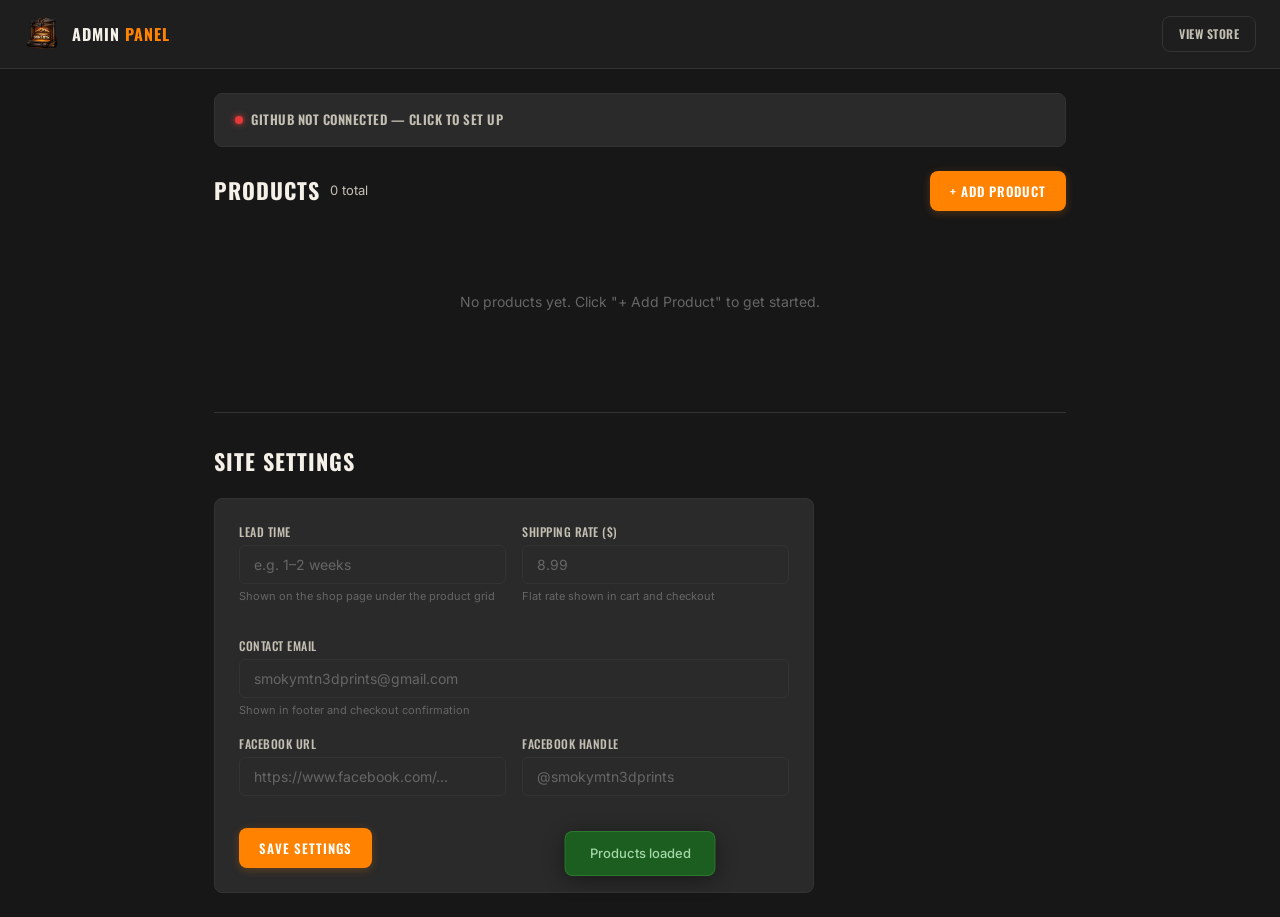
<file: admin.html>
<!DOCTYPE html>
<html lang="en">
<head>
  <meta charset="UTF-8">
  <meta name="viewport" content="width=device-width, initial-scale=1.0">
  <title>Admin — Smoky Mtn 3D Prints</title>
  <link rel="icon" href="logo.png" type="image/png">
  <link href="https://fonts.googleapis.com/css2?family=Oswald:wght@400;500;600;700&family=Inter:wght@300;400;500;600&display=swap" rel="stylesheet">
  <style>
:root {
  --bg: #171717;
  --bg-alt: #1e1e1e;
  --surface: #2a2a2a;
  --surface-lt: #333;
  --cream: #f5f1e8;
  --cream-dim: #c4bfb3;
  --brown: #6b4f3a;
  --orange: #ff8200;
  --orange-dk: #d96e00;
  --muted: #666;
  --border: #333;
  --border-lt: #444;
  --green: #43a047;
  --red: #e53935;
  --radius: 8px;
  --font-head: 'Oswald', sans-serif;
  --font-body: 'Inter', sans-serif;
  --transition: .25s cubic-bezier(.4,0,.2,1);
}
*, *::before, *::after { box-sizing: border-box; margin: 0; padding: 0; }
body { background: var(--bg); color: var(--cream); font-family: var(--font-body); font-size: 14px; line-height: 1.5; min-height: 100vh; }
img { display: block; max-width: 100%; }
button { cursor: pointer; font-family: inherit; }
a { text-decoration: none; color: inherit; }

/* ── NAV ── */
.admin-nav { background: var(--bg-alt); border-bottom: 1px solid var(--border); padding: 16px 24px; display: flex; align-items: center; justify-content: space-between; position: sticky; top: 0; z-index: 50; }
.admin-nav-left { display: flex; align-items: center; gap: 12px; }
.admin-nav img { width: 36px; height: 36px; border-radius: 6px; }
.admin-nav h1 { font-family: var(--font-head); font-size: 16px; font-weight: 700; letter-spacing: 1px; text-transform: uppercase; }
.admin-nav h1 span { color: var(--orange); }
.admin-nav-right { display: flex; gap: 10px; }
.nav-btn { font-family: var(--font-head); font-size: 12px; font-weight: 600; letter-spacing: .5px; text-transform: uppercase; padding: 8px 16px; border-radius: var(--radius); border: 1px solid var(--border); background: transparent; color: var(--cream-dim); transition: all var(--transition); }
.nav-btn:hover { border-color: var(--orange); color: var(--orange); }

/* ── LAYOUT ── */
.container { max-width: 900px; margin: 0 auto; padding: 24px; }

/* ── SETUP ── */
.setup-bar { background: var(--surface); border: 1px solid var(--border); border-radius: var(--radius); padding: 16px 20px; margin-bottom: 24px; }
.setup-bar summary { font-family: var(--font-head); font-size: 13px; font-weight: 600; letter-spacing: .5px; text-transform: uppercase; color: var(--cream-dim); cursor: pointer; display: flex; align-items: center; gap: 8px; list-style: none; }
.setup-bar summary::-webkit-details-marker { display: none; }
.setup-dot { width: 8px; height: 8px; border-radius: 50%; flex-shrink: 0; }
.setup-dot.on { background: var(--green); box-shadow: 0 0 6px var(--green); }
.setup-dot.off { background: var(--red); box-shadow: 0 0 6px var(--red); }
.setup-content { margin-top: 16px; display: flex; gap: 10px; flex-wrap: wrap; align-items: flex-end; }
.setup-content label { font-size: 11px; color: var(--cream-dim); text-transform: uppercase; letter-spacing: .5px; display: block; margin-bottom: 4px; }
.setup-content input { background: var(--bg); border: 1px solid var(--border); border-radius: 6px; color: var(--cream); padding: 10px 14px; font-size: 13px; width: 100%; outline: none; }
.setup-content input:focus { border-color: var(--orange); }
.setup-field { flex: 1; min-width: 200px; }

/* ── TOOLBAR ── */
.toolbar { display: flex; justify-content: space-between; align-items: center; margin-bottom: 20px; flex-wrap: wrap; gap: 12px; }
.toolbar-left { display: flex; gap: 10px; align-items: center; }
.toolbar h2 { font-family: var(--font-head); font-size: 22px; font-weight: 700; text-transform: uppercase; letter-spacing: 1px; }
.product-count { font-size: 13px; color: var(--cream-dim); }

/* ── BUTTONS ── */
.btn { font-family: var(--font-head); font-size: 13px; font-weight: 600; letter-spacing: 1px; text-transform: uppercase; padding: 10px 20px; border-radius: var(--radius); border: none; transition: all var(--transition); }
.btn-orange { background: var(--orange); color: #fff; box-shadow: 0 2px 8px rgba(255,130,0,.25); }
.btn-orange:hover { background: var(--orange-dk); box-shadow: 0 4px 15px rgba(255,130,0,.35); }
.btn-outline { background: transparent; border: 1px solid var(--border); color: var(--cream-dim); }
.btn-outline:hover { border-color: var(--orange); color: var(--orange); }
.btn-red { background: rgba(229,57,53,.1); border: 1px solid rgba(229,57,53,.3); color: #ef5350; }
.btn-red:hover { background: rgba(229,57,53,.2); }
.btn-green { background: rgba(67,160,71,.1); border: 1px solid rgba(67,160,71,.3); color: #66bb6a; }
.btn-green:hover { background: rgba(67,160,71,.2); }
.btn-sm { padding: 6px 12px; font-size: 11px; }
.btn:disabled { opacity: .4; cursor: not-allowed; }

/* ── PRODUCT LIST ── */
.product-list { display: flex; flex-direction: column; gap: 12px; }
.product-row { background: var(--surface); border: 1px solid var(--border); border-radius: var(--radius); padding: 16px; display: flex; align-items: center; gap: 16px; transition: border-color var(--transition); }
.product-row:hover { border-color: var(--border-lt); }
.product-row-img { width: 64px; height: 64px; border-radius: 6px; object-fit: cover; background: #111; flex-shrink: 0; border: 1px solid var(--border); }
.product-row-no-img { width: 64px; height: 64px; border-radius: 6px; background: #111; display: flex; align-items: center; justify-content: center; font-size: 24px; opacity: .15; flex-shrink: 0; border: 1px solid var(--border); }
.product-row-info { flex: 1; min-width: 0; }
.product-row-name { font-family: var(--font-head); font-size: 15px; font-weight: 600; text-transform: uppercase; letter-spacing: .5px; color: var(--cream); margin-bottom: 2px; }
.product-row-meta { font-size: 12px; color: var(--cream-dim); }
.product-row-price { font-family: var(--font-head); font-size: 20px; font-weight: 700; color: var(--orange); flex-shrink: 0; min-width: 60px; text-align: right; }
.product-row-stock { display: flex; align-items: center; gap: 6px; flex-shrink: 0; }
.stock-btn { width: 28px; height: 28px; background: var(--bg); border: 1px solid var(--border); border-radius: 4px; color: var(--cream); font-size: 16px; display: flex; align-items: center; justify-content: center; transition: all var(--transition); }
.stock-btn:hover { border-color: var(--orange); color: var(--orange); }
.stock-val { font-family: var(--font-head); font-size: 14px; font-weight: 600; min-width: 24px; text-align: center; }
.product-row-actions { display: flex; gap: 6px; flex-shrink: 0; }

/* ── MODAL ── */
.modal-overlay { display: none; position: fixed; inset: 0; z-index: 100; align-items: center; justify-content: center; padding: 16px; }
.modal-overlay.open { display: flex; }
.modal-bg { position: absolute; inset: 0; background: rgba(0,0,0,.7); backdrop-filter: blur(6px); }
.modal-box { position: relative; background: var(--bg-alt); border: 1px solid var(--border-lt); border-radius: 12px; width: min(600px, 95vw); max-height: 90vh; overflow-y: auto; box-shadow: 0 20px 60px rgba(0,0,0,.5); z-index: 1; }
.modal-header { display: flex; align-items: center; justify-content: space-between; padding: 20px 24px; border-bottom: 1px solid var(--border); }
.modal-header h3 { font-family: var(--font-head); font-size: 18px; font-weight: 700; text-transform: uppercase; letter-spacing: 1px; }
.modal-close { background: transparent; border: 1px solid var(--border); border-radius: 50%; width: 32px; height: 32px; color: var(--cream-dim); font-size: 18px; display: flex; align-items: center; justify-content: center; transition: all var(--transition); }
.modal-close:hover { background: var(--surface); color: var(--cream); }
.modal-body { padding: 24px; }
.modal-footer { padding: 16px 24px; border-top: 1px solid var(--border); display: flex; justify-content: space-between; gap: 10px; }
.modal-footer-right { display: flex; gap: 8px; }

/* ── FORM ── */
.form-row { display: grid; grid-template-columns: 1fr 1fr; gap: 16px; margin-bottom: 16px; }
.form-group { margin-bottom: 16px; }
.form-group label { display: block; font-family: var(--font-head); font-size: 12px; font-weight: 500; letter-spacing: .5px; text-transform: uppercase; color: var(--cream-dim); margin-bottom: 4px; }
.form-group input, .form-group textarea, .form-group select { width: 100%; background: var(--surface); border: 1px solid var(--border); border-radius: 6px; color: var(--cream); font-family: var(--font-body); font-size: 14px; padding: 10px 14px; outline: none; transition: border-color var(--transition); }
.form-group input:focus, .form-group textarea:focus, .form-group select:focus { border-color: var(--orange); }
.form-group select option { background: var(--surface); }
.form-group textarea { resize: vertical; min-height: 60px; }
.form-group input::placeholder, .form-group textarea::placeholder { color: var(--muted); }
.form-hint { font-size: 11px; color: var(--muted); margin-top: 3px; }

.img-preview { max-width: 100%; max-height: 160px; border-radius: 6px; border: 1px solid var(--border); margin-top: 8px; object-fit: contain; background: #111; }
.price-preview { background: rgba(255,130,0,.06); border: 1px solid rgba(255,130,0,.2); border-radius: var(--radius); padding: 14px; text-align: center; margin-bottom: 16px; }
.price-preview-label { font-size: 11px; color: var(--cream-dim); text-transform: uppercase; letter-spacing: 1px; margin-bottom: 4px; }
.price-preview-val { font-family: var(--font-head); font-size: 32px; font-weight: 700; color: var(--orange); }
.price-preview-basis { font-size: 11px; color: var(--muted); margin-top: 4px; }

/* ── STATUS TOAST ── */
.toast { position: fixed; bottom: 24px; left: 50%; transform: translateX(-50%); padding: 12px 24px; border-radius: var(--radius); font-size: 13px; font-weight: 500; z-index: 200; box-shadow: 0 4px 20px rgba(0,0,0,.4); transition: opacity .3s, transform .3s; }
.toast.ok { background: #1b5e20; color: #a5d6a7; border: 1px solid rgba(67,160,71,.4); }
.toast.err { background: #b71c1c; color: #ef9a9a; border: 1px solid rgba(229,57,53,.4); }
.toast.info { background: #1a237e; color: #90caf9; border: 1px solid rgba(66,165,245,.4); }
.toast.hidden { opacity: 0; transform: translateX(-50%) translateY(10px); pointer-events: none; }

/* ── EMPTY ── */
.empty-state { text-align: center; padding: 60px 20px; color: var(--muted); }
.empty-state p { font-size: 14px; }

/* ── RESPONSIVE ── */
@media (max-width: 640px) {
  .container { padding: 16px; }
  .product-row {
    display: grid;
    grid-template-columns: 56px 1fr auto;
    grid-template-rows: auto auto;
    gap: 8px 12px;
    padding: 14px;
  }
  .product-row-img, .product-row-no-img {
    width: 56px; height: 56px;
    grid-row: 1;
    grid-column: 1;
  }
  .product-row-info {
    grid-row: 1;
    grid-column: 2 / -1;
  }
  .product-row-meta {
    display: -webkit-box;
    -webkit-line-clamp: 1;
    -webkit-box-orient: vertical;
    overflow: hidden;
  }
  .product-row-price {
    grid-row: 2;
    grid-column: 1;
    text-align: left;
    font-size: 18px;
    align-self: center;
  }
  .product-row-stock {
    grid-row: 2;
    grid-column: 2;
    justify-self: start;
    align-self: center;
  }
  .product-row-actions {
    grid-row: 2;
    grid-column: 3;
    align-self: center;
  }
  .form-row { grid-template-columns: 1fr; }
  .toolbar { flex-direction: column; align-items: stretch; }
  .admin-nav { flex-wrap: wrap; gap: 8px; }
}
  </style>
</head>
<body>

<nav class="admin-nav">
  <div class="admin-nav-left">
    <img src="logo.png" alt="Logo">
    <h1>Admin <span>Panel</span></h1>
  </div>
  <div class="admin-nav-right">
    <a href="index.html" class="nav-btn">View Store</a>
  </div>
</nav>

<div class="container">

  <!-- Setup -->
  <details class="setup-bar" id="setup-bar">
    <summary>
      <span class="setup-dot off" id="setup-dot"></span>
      <span id="setup-label">GitHub not connected</span>
    </summary>
    <div class="setup-content">
      <div class="setup-field">
        <label>GitHub Personal Access Token</label>
        <input id="s-token" type="password" placeholder="ghp_xxxxxxxxxxxx or github_pat_xxx">
      </div>
      <button class="btn btn-orange btn-sm" onclick="saveSetup()">Save</button>
    </div>
  </details>

  <!-- Toolbar -->
  <div class="toolbar">
    <div class="toolbar-left">
      <h2>Products</h2>
      <span class="product-count" id="product-count"></span>
    </div>
    <div>
      <button class="btn btn-orange" onclick="openAddModal()">+ Add Product</button>
    </div>
  </div>

  <!-- Product list -->
  <div class="product-list" id="product-list"></div>

  <!-- Site Settings -->
  <div style="margin-top:40px; border-top:1px solid var(--border); padding-top:32px;">
    <div class="toolbar" style="margin-bottom:20px">
      <h2 class="toolbar-left" style="font-family:var(--font-head);font-size:22px;font-weight:700;text-transform:uppercase;letter-spacing:1px">Site Settings</h2>
    </div>
    <div style="background:var(--surface);border:1px solid var(--border);border-radius:var(--radius);padding:24px;max-width:600px">
      <div class="form-row">
        <div class="form-group">
          <label>Lead Time</label>
          <input id="st-lead-time" type="text" placeholder="e.g. 1–2 weeks">
          <span class="form-hint">Shown on the shop page under the product grid</span>
        </div>
        <div class="form-group">
          <label>Shipping Rate ($)</label>
          <input id="st-ship-rate" type="number" step="0.01" min="0" placeholder="8.99">
          <span class="form-hint">Flat rate shown in cart and checkout</span>
        </div>
      </div>
      <div class="form-group">
        <label>Contact Email</label>
        <input id="st-email" type="email" placeholder="smokymtn3dprints@gmail.com">
        <span class="form-hint">Shown in footer and checkout confirmation</span>
      </div>
      <div class="form-row">
        <div class="form-group">
          <label>Facebook URL</label>
          <input id="st-fb-url" type="url" placeholder="https://www.facebook.com/...">
        </div>
        <div class="form-group">
          <label>Facebook Handle</label>
          <input id="st-fb-handle" type="text" placeholder="@smokymtn3dprints">
        </div>
      </div>
      <button class="btn btn-orange" id="st-save-btn" onclick="saveSettings()">Save Settings</button>
    </div>
  </div>

</div>

<!-- ══ ADD / EDIT MODAL ══ -->
<div class="modal-overlay" id="product-modal">
  <div class="modal-bg" onclick="closeModal()"></div>
  <div class="modal-box">
    <div class="modal-header">
      <h3 id="modal-title">Add Product</h3>
      <button class="modal-close" onclick="closeModal()">&times;</button>
    </div>
    <div class="modal-body">
      <div class="form-group">
        <label>Product Name</label>
        <input id="f-name" type="text" placeholder="e.g. Ironbite Dragon">
      </div>
      <div class="form-group">
        <label>Product Image</label>
        <input type="file" id="f-image-file" accept="image/*" onchange="previewImage(this)">
        <img id="f-image-preview" class="img-preview" style="display:none">
        <input type="hidden" id="f-image">
        <span class="form-hint">Upload a photo or leave as-is when editing</span>
      </div>
      <div class="form-row">
        <div class="form-group">
          <label>Filament Cost ($)</label>
          <input id="f-filament" type="number" step="0.01" min="0" placeholder="0.00" oninput="updatePrice()">
        </div>
        <div class="form-group">
          <label>Elec + Wear ($)</label>
          <input id="f-elec" type="number" step="0.01" min="0" placeholder="0.00" oninput="updatePrice()">
        </div>
      </div>
      <div class="form-row">
        <div class="form-group">
          <label>Qty per Plate</label>
          <input id="f-qty" type="number" min="1" value="1" oninput="updatePrice()">
        </div>
        <div class="form-group">
          <label>Print Time (hrs)</label>
          <input id="f-time" type="number" step="0.1" min="0" placeholder="0.0">
        </div>
      </div>
      <div class="form-row">
        <div class="form-group">
          <label>Market Low ($)</label>
          <input id="f-mkt-low" type="number" step="0.01" min="0" placeholder="0.00" oninput="updatePrice()">
        </div>
        <div class="form-group">
          <label>Market Mid ($)</label>
          <input id="f-mkt-mid" type="number" step="0.01" min="0" placeholder="0.00">
        </div>
      </div>
      <div class="form-row">
        <div class="form-group">
          <label>Market High ($)</label>
          <input id="f-mkt-high" type="number" step="0.01" min="0" placeholder="0.00">
        </div>
        <div class="form-group">
          <label>Stock Qty</label>
          <input id="f-stock" type="number" min="0" value="0">
        </div>
      </div>
      <div class="form-group">
        <label>Set Price ($) <span style="color:var(--muted);font-size:10px;text-transform:none">(overrides formula)</span></label>
        <input id="f-price-override" type="number" step="0.01" min="0" placeholder="Leave blank = auto" oninput="updatePrice()">
      </div>
      <div class="price-preview" id="price-preview">
        <div class="price-preview-label">Calculated Sell Price</div>
        <div class="price-preview-val" id="price-val">$0</div>
        <div class="price-preview-basis" id="price-basis"></div>
      </div>
      <div class="form-group">
        <label>Category</label>
        <select id="f-category">
          <option value="">— None / General —</option>
          <option value="light box">Light Box</option>
          <option value="fidget">Fidget</option>
          <option value="flexi">Flexi</option>
          <option value="keychain">Keychain</option>
          <option value="hype chain">Hype Chain</option>
          <option value="hueforge">HueForge</option>
          <option value="custom">Custom</option>
        </select>
        <span class="form-hint">Controls which category filter this product appears under on the shop</span>
      </div>
      <div class="form-group" style="display:flex;align-items:center;gap:10px">
        <input type="checkbox" id="f-made-to-order" style="width:auto;height:16px;flex-shrink:0;cursor:pointer;accent-color:var(--orange)">
        <label for="f-made-to-order" style="margin-bottom:0;font-size:13px;text-transform:none;letter-spacing:0;color:var(--cream);cursor:pointer">Made to Order <span class="form-hint" style="display:inline;margin-left:6px">(hides stock count, shows custom-order badge on shop)</span></label>
      </div>
      <div class="form-group">
        <label>Notes / Description</label>
        <textarea id="f-notes" rows="3" placeholder="e.g. 4-color PLA — Articulated dragon, print-in-place"></textarea>
      </div>
    </div>
    <div class="modal-footer">
      <button class="btn btn-red" id="modal-delete-btn" style="display:none" onclick="deleteProduct()">Delete</button>
      <div class="modal-footer-right">
        <button class="btn btn-outline" onclick="closeModal()">Cancel</button>
        <button class="btn btn-orange" id="modal-save-btn" onclick="saveProduct()">Save Product</button>
      </div>
    </div>
  </div>
</div>

<!-- Toast -->
<div class="toast hidden" id="toast"></div>

<script>
(function() {
  var $ = function(id) { return document.getElementById(id); };
  var SK_PRODUCTS = 'smtn_products';
  var SK_TOKEN    = 'smtn_gh_token';
  var GH_REPO    = 'Lucasw7493/3d-print-price-guide';
  var GH_FILE    = 'products.json';
  var GH_BRANCH  = 'main';

  var _products = [];
  var _editIndex = -1;

  /* ── Token / Setup ── */
  function getToken() { return localStorage.getItem(SK_TOKEN) || ''; }

  window.saveSetup = function() {
    var token = $('s-token').value.trim();
    if (!token) { toast('Enter a token', 'err'); return; }
    localStorage.setItem(SK_TOKEN, token);
    updateSetupUI();
    toast('Token saved!', 'ok');
  };

  function updateSetupUI() {
    var ok = !!getToken();
    $('setup-dot').className = 'setup-dot ' + (ok ? 'on' : 'off');
    $('setup-label').textContent = ok ? 'GitHub connected' : 'GitHub not connected — click to set up';
    $('s-token').value = getToken();
    if (ok) $('setup-bar').removeAttribute('open');
  }

  /* ── Products ── */
  function loadProducts() {
    var raw = localStorage.getItem(SK_PRODUCTS);
    if (raw) { try { _products = JSON.parse(raw); } catch(e) { _products = []; } }
    return _products;
  }

  function saveLocal() {
    localStorage.setItem(SK_PRODUCTS, JSON.stringify(_products));
  }

  function fetchFromGitHub(cb) {
    var url = 'https://raw.githubusercontent.com/' + GH_REPO + '/' + GH_BRANCH + '/' + GH_FILE + '?t=' + Date.now();
    fetch(url)
      .then(function(r) { if (!r.ok) throw new Error(r.status); return r.json(); })
      .then(function(data) {
        if (Array.isArray(data)) { _products = data; saveLocal(); }
        cb();
      })
      .catch(function() { cb(); });
  }

  var _pushing = false;
  var _pendingPush = null;

  function pushToGitHub(cb) {
    var token = getToken();
    if (!token) { toast('Set up GitHub token first', 'err'); if (cb) cb(false); return; }

    /* If already pushing, queue this to run after current finishes */
    if (_pushing) {
      _pendingPush = cb;
      return;
    }
    _pushing = true;

    var apiUrl = 'https://api.github.com/repos/' + GH_REPO + '/contents/' + GH_FILE;
    var headers = { 'Authorization': 'Bearer ' + token, 'Accept': 'application/vnd.github+json', 'Content-Type': 'application/json' };

    fetch(apiUrl + '?ref=' + GH_BRANCH + '&_=' + Date.now(), { headers: headers })
      .then(function(r) { return r.json(); })
      .then(function(meta) {
        var body = JSON.stringify(_products, null, 2);
        var b64 = btoa(unescape(encodeURIComponent(body)));
        return fetch(apiUrl, {
          method: 'PUT', headers: headers,
          body: JSON.stringify({ message: 'Update products', content: b64, sha: meta.sha, branch: GH_BRANCH })
        });
      })
      .then(function(r) { return r.json(); })
      .then(function(res) {
        _pushing = false;
        if (res.commit) {
          toast('Saved & synced', 'ok');
          if (cb) cb(true);
        } else {
          toast('Sync failed: ' + (res.message || 'check token'), 'err');
          if (cb) cb(false);
        }
        /* Run next queued push if any */
        if (_pendingPush !== null) {
          var next = _pendingPush;
          _pendingPush = null;
          pushToGitHub(next);
        }
      })
      .catch(function(err) {
        _pushing = false;
        toast('Sync failed: ' + err.message, 'err');
        if (cb) cb(false);
        if (_pendingPush !== null) {
          var next = _pendingPush;
          _pendingPush = null;
          pushToGitHub(next);
        }
      });
  }

  function uploadImage(file, filename, cb) {
    var token = getToken();
    if (!token) { cb(filename); return; }
    var reader = new FileReader();
    reader.onload = function() {
      var b64 = reader.result.split(',')[1];
      var apiUrl = 'https://api.github.com/repos/' + GH_REPO + '/contents/' + filename;
      var headers = { 'Authorization': 'Bearer ' + token, 'Accept': 'application/vnd.github+json', 'Content-Type': 'application/json' };

      /* Check if file exists to get SHA */
      fetch(apiUrl + '?ref=' + GH_BRANCH + '&_=' + Date.now(), { headers: headers })
        .then(function(r) { return r.ok ? r.json() : null; })
        .then(function(meta) {
          var body = { message: 'Add ' + filename, content: b64, branch: GH_BRANCH };
          if (meta && meta.sha) body.sha = meta.sha;
          return fetch(apiUrl, { method: 'PUT', headers: headers, body: JSON.stringify(body) });
        })
        .then(function(r) {
          if (r.ok) {
            cb(filename);
          } else {
            r.json().then(function(e) { toast('Image upload failed: ' + (e.message || 'check token'), 'err'); }).catch(function(){});
            cb(null);
          }
        })
        .catch(function() { toast('Image upload failed', 'err'); cb(null); });
    };
    reader.readAsDataURL(file);
  }

  /* ── Price calc ── */
  function calcPrice(p) {
    if (p.priceOverride > 0) return Math.round(p.priceOverride);
    var cost = ((p.filament || 0) + (p.elec || 0)) / Math.max(p.qty || 1, 1);
    var costFloor = cost * 2.2;
    var mktTarget = (p.mktLow || 0) * 0.85;
    return Math.round(Math.max(costFloor, mktTarget));
  }

  window.updatePrice = function() {
    var p = readForm();
    var price = calcPrice(p);
    var cost = ((p.filament || 0) + (p.elec || 0)) / Math.max(p.qty || 1, 1);
    var costFloor = Math.round(cost * 2.2);
    var mktTarget = Math.round((p.mktLow || 0) * 0.85);
    var basis = price === costFloor && costFloor >= mktTarget ? '2.2x floor' : 'from market low';
    $('price-val').textContent = '$' + price;
    $('price-basis').textContent = '2.2x floor: $' + costFloor + '  ·  85% mkt: $' + mktTarget + '  ·  ' + basis;
  };

  /* ── Render product list ── */
  function render() {
    var list = $('product-list');
    $('product-count').textContent = _products.length + ' total';

    if (!_products.length) {
      list.innerHTML = '<div class="empty-state"><p>No products yet. Click "+ Add Product" to get started.</p></div>';
      return;
    }

    list.innerHTML = _products.map(function(p, i) {
      var price = calcPrice(p);
      var stock = p.stock != null ? p.stock : 0;
      var imgHtml = p.image
        ? '<img src="' + p.image + '" class="product-row-img" onerror="this.style.display=\'none\'">'
        : '<div class="product-row-no-img">📷</div>';

      return '<div class="product-row">'
        + imgHtml
        + '<div class="product-row-info">'
        +   '<div class="product-row-name">' + p.name + '</div>'
        +   '<div class="product-row-meta">' + (p.madeToOrder ? '<span style="background:rgba(255,130,0,.15);color:var(--orange);font-size:10px;font-weight:600;padding:1px 6px;border-radius:3px;text-transform:uppercase;letter-spacing:.5px;margin-right:6px">Made to Order</span>' : '') + (p.notes || 'No description') + '</div>'
        + '</div>'
        + '<div class="product-row-stock">'
        +   '<button class="stock-btn" onclick="adjustStock(' + i + ',-1)">&minus;</button>'
        +   '<span class="stock-val">' + stock + '</span>'
        +   '<button class="stock-btn" onclick="adjustStock(' + i + ',1)">+</button>'
        + '</div>'
        + '<div class="product-row-price">' + (price > 0 ? '$' + price : (p.madeToOrder ? 'Varies' : '$0')) + '</div>'
        + '<div class="product-row-actions">'
        +   '<button class="btn btn-outline btn-sm" onclick="openEditModal(' + i + ')">Edit</button>'
        + '</div>'
        + '</div>';
    }).join('');
  }

  /* ── Stock adjust ── */
  window.adjustStock = function(i, delta) {
    if (!_products[i]) return;
    _products[i].stock = Math.max(0, (_products[i].stock || 0) + delta);
    saveLocal();
    render();
    pushToGitHub();
  };

  /* ── Modal ── */
  function clearForm() {
    ['f-name','f-filament','f-elec','f-time','f-mkt-low','f-mkt-mid','f-mkt-high','f-notes','f-price-override'].forEach(function(id) { $(id).value = ''; });
    $('f-qty').value = '1';
    $('f-stock').value = '0';
    $('f-category').value = '';
    $('f-made-to-order').checked = false;
    $('f-image').value = '';
    $('f-image-file').value = '';
    $('f-image-preview').style.display = 'none';
    updatePrice();
  }

  function fillForm(p) {
    $('f-name').value = p.name || '';
    $('f-filament').value = p.filament != null ? p.filament : '';
    $('f-elec').value = p.elec != null ? p.elec : '';
    $('f-qty').value = p.qty != null ? p.qty : 1;
    $('f-time').value = p.printTime != null ? p.printTime : '';
    $('f-mkt-low').value = p.mktLow != null ? p.mktLow : '';
    $('f-mkt-mid').value = p.mktMid != null ? p.mktMid : '';
    $('f-mkt-high').value = p.mktHigh != null ? p.mktHigh : '';
    $('f-stock').value = p.stock != null ? p.stock : 0;
    $('f-category').value = p.category || '';
    $('f-made-to-order').checked = !!p.madeToOrder;
    $('f-notes').value = p.notes || '';
    $('f-price-override').value = p.priceOverride != null ? p.priceOverride : '';
    $('f-image').value = p.image || '';
    $('f-image-file').value = '';
    if (p.image) {
      $('f-image-preview').src = p.image;
      $('f-image-preview').style.display = 'block';
    } else {
      $('f-image-preview').style.display = 'none';
    }
    updatePrice();
  }

  function readForm() {
    return {
      name: $('f-name').value.trim(),
      image: $('f-image').value.trim(),
      filament: parseFloat($('f-filament').value) || 0,
      elec: parseFloat($('f-elec').value) || 0,
      qty: parseInt($('f-qty').value) || 1,
      printTime: parseFloat($('f-time').value) || 0,
      mktLow: parseFloat($('f-mkt-low').value) || 0,
      mktMid: parseFloat($('f-mkt-mid').value) || 0,
      mktHigh: parseFloat($('f-mkt-high').value) || 0,
      stock: parseInt($('f-stock').value) || 0,
      category: $('f-category').value || '',
      madeToOrder: $('f-made-to-order').checked ? true : undefined,
      notes: $('f-notes').value.trim(),
      priceOverride: parseFloat($('f-price-override').value) || null
    };
  }

  window.previewImage = function(input) {
    var file = input.files[0];
    if (!file) return;
    var reader = new FileReader();
    reader.onload = function(e) {
      $('f-image-preview').src = e.target.result;
      $('f-image-preview').style.display = 'block';
    };
    reader.readAsDataURL(file);
  };

  window.openAddModal = function() {
    _editIndex = -1;
    $('modal-title').textContent = 'Add Product';
    $('modal-delete-btn').style.display = 'none';
    $('modal-save-btn').textContent = 'Save Product';
    clearForm();
    $('product-modal').classList.add('open');
  };

  window.openEditModal = function(i) {
    _editIndex = i;
    $('modal-title').textContent = 'Edit Product';
    $('modal-delete-btn').style.display = '';
    $('modal-save-btn').textContent = 'Save Changes';
    fillForm(_products[i]);
    $('product-modal').classList.add('open');
  };

  window.closeModal = function() {
    $('product-modal').classList.remove('open');
  };

  window.saveProduct = function() {
    var p = readForm();
    if (!p.name) { toast('Product name is required', 'err'); return; }

    var file = $('f-image-file').files[0];
    var btn = $('modal-save-btn');
    btn.disabled = true;
    btn.textContent = 'Saving...';

    function finishSave(imageVal) {
      p.image = imageVal || p.image;

      if (_editIndex >= 0) {
        _products[_editIndex] = p;
      } else {
        _products.unshift(p);
      }
      saveLocal();
      render();
      closeModal();
      pushToGitHub(function() {
        btn.disabled = false;
        btn.textContent = _editIndex >= 0 ? 'Save Changes' : 'Save Product';
      });
    }

    if (file) {
      var ext = file.name.split('.').pop().toLowerCase();
      var slug = p.name.toLowerCase().replace(/[^\w\s-]/g, '').replace(/[\s]+/g, '-').replace(/-+/g, '-');
      var filename = slug + '.' + ext;
      toast('Uploading image...', 'info');
      uploadImage(file, filename, function(fname) {
        finishSave(fname);
      });
    } else {
      finishSave(p.image);
    }
  };

  window.deleteProduct = function() {
    if (_editIndex < 0) return;
    var name = _products[_editIndex].name;
    if (!confirm('Delete "' + name + '"? This cannot be undone.')) return;
    _products.splice(_editIndex, 1);
    saveLocal();
    render();
    closeModal();
    pushToGitHub();
  };

  /* ── Toast ── */
  var _toastTimer;
  function toast(msg, type) {
    var el = $('toast');
    el.textContent = msg;
    el.className = 'toast ' + (type || 'info');
    clearTimeout(_toastTimer);
    _toastTimer = setTimeout(function() { el.classList.add('hidden'); }, 4000);
  }

  /* ── Keyboard ── */
  document.addEventListener('keydown', function(e) {
    if (e.key === 'Escape') closeModal();
  });

  /* ── Settings ── */
  var GH_SETTINGS = 'settings.json';

  function fetchSettings() {
    var url = 'https://raw.githubusercontent.com/' + GH_REPO + '/' + GH_BRANCH + '/' + GH_SETTINGS + '?t=' + Date.now();
    fetch(url)
      .then(function(r) { return r.ok ? r.json() : null; })
      .then(function(s) {
        if (!s) return;
        $('st-lead-time').value  = s.leadTime     || '';
        $('st-ship-rate').value  = s.shippingRate != null ? s.shippingRate : '';
        $('st-email').value      = s.email         || '';
        $('st-fb-url').value     = s.facebookUrl   || '';
        $('st-fb-handle').value  = s.facebookHandle || '';
      })
      .catch(function() {});
  }

  window.saveSettings = function() {
    var token = getToken();
    if (!token) { toast('Set up GitHub token first', 'err'); return; }
    var btn = $('st-save-btn');
    btn.disabled = true; btn.textContent = 'Saving...';

    var s = {
      leadTime:       $('st-lead-time').value.trim() || '1\u20132 weeks',
      shippingRate:   parseFloat($('st-ship-rate').value) || 8.99,
      email:          $('st-email').value.trim() || 'smokymtn3dprints@gmail.com',
      facebookUrl:    $('st-fb-url').value.trim(),
      facebookHandle: $('st-fb-handle').value.trim()
    };

    var apiUrl = 'https://api.github.com/repos/' + GH_REPO + '/contents/' + GH_SETTINGS;
    var headers = { 'Authorization': 'Bearer ' + token, 'Accept': 'application/vnd.github+json', 'Content-Type': 'application/json' };

    fetch(apiUrl + '?ref=' + GH_BRANCH + '&_=' + Date.now(), { headers: headers })
      .then(function(r) { return r.ok ? r.json() : null; })
      .then(function(meta) {
        var body = JSON.stringify(s, null, 2);
        var b64  = btoa(unescape(encodeURIComponent(body)));
        var payload = { message: 'Update settings', content: b64, branch: GH_BRANCH };
        if (meta && meta.sha) payload.sha = meta.sha;
        return fetch(apiUrl, { method: 'PUT', headers: headers, body: JSON.stringify(payload) });
      })
      .then(function(r) { return r.json(); })
      .then(function(res) {
        btn.disabled = false; btn.textContent = 'Save Settings';
        if (res.commit) toast('Settings saved!', 'ok');
        else toast('Save failed: ' + (res.message || 'check token'), 'err');
      })
      .catch(function(e) {
        btn.disabled = false; btn.textContent = 'Save Settings';
        toast('Save failed: ' + e.message, 'err');
      });
  };

  /* ── Init ── */
  updateSetupUI();
  loadProducts();
  render();
  toast('Loading latest from GitHub...', 'info');
  fetchFromGitHub(function() { render(); toast('Products loaded', 'ok'); });
  fetchSettings();

})();
</script>

</body>
</html>
</file>
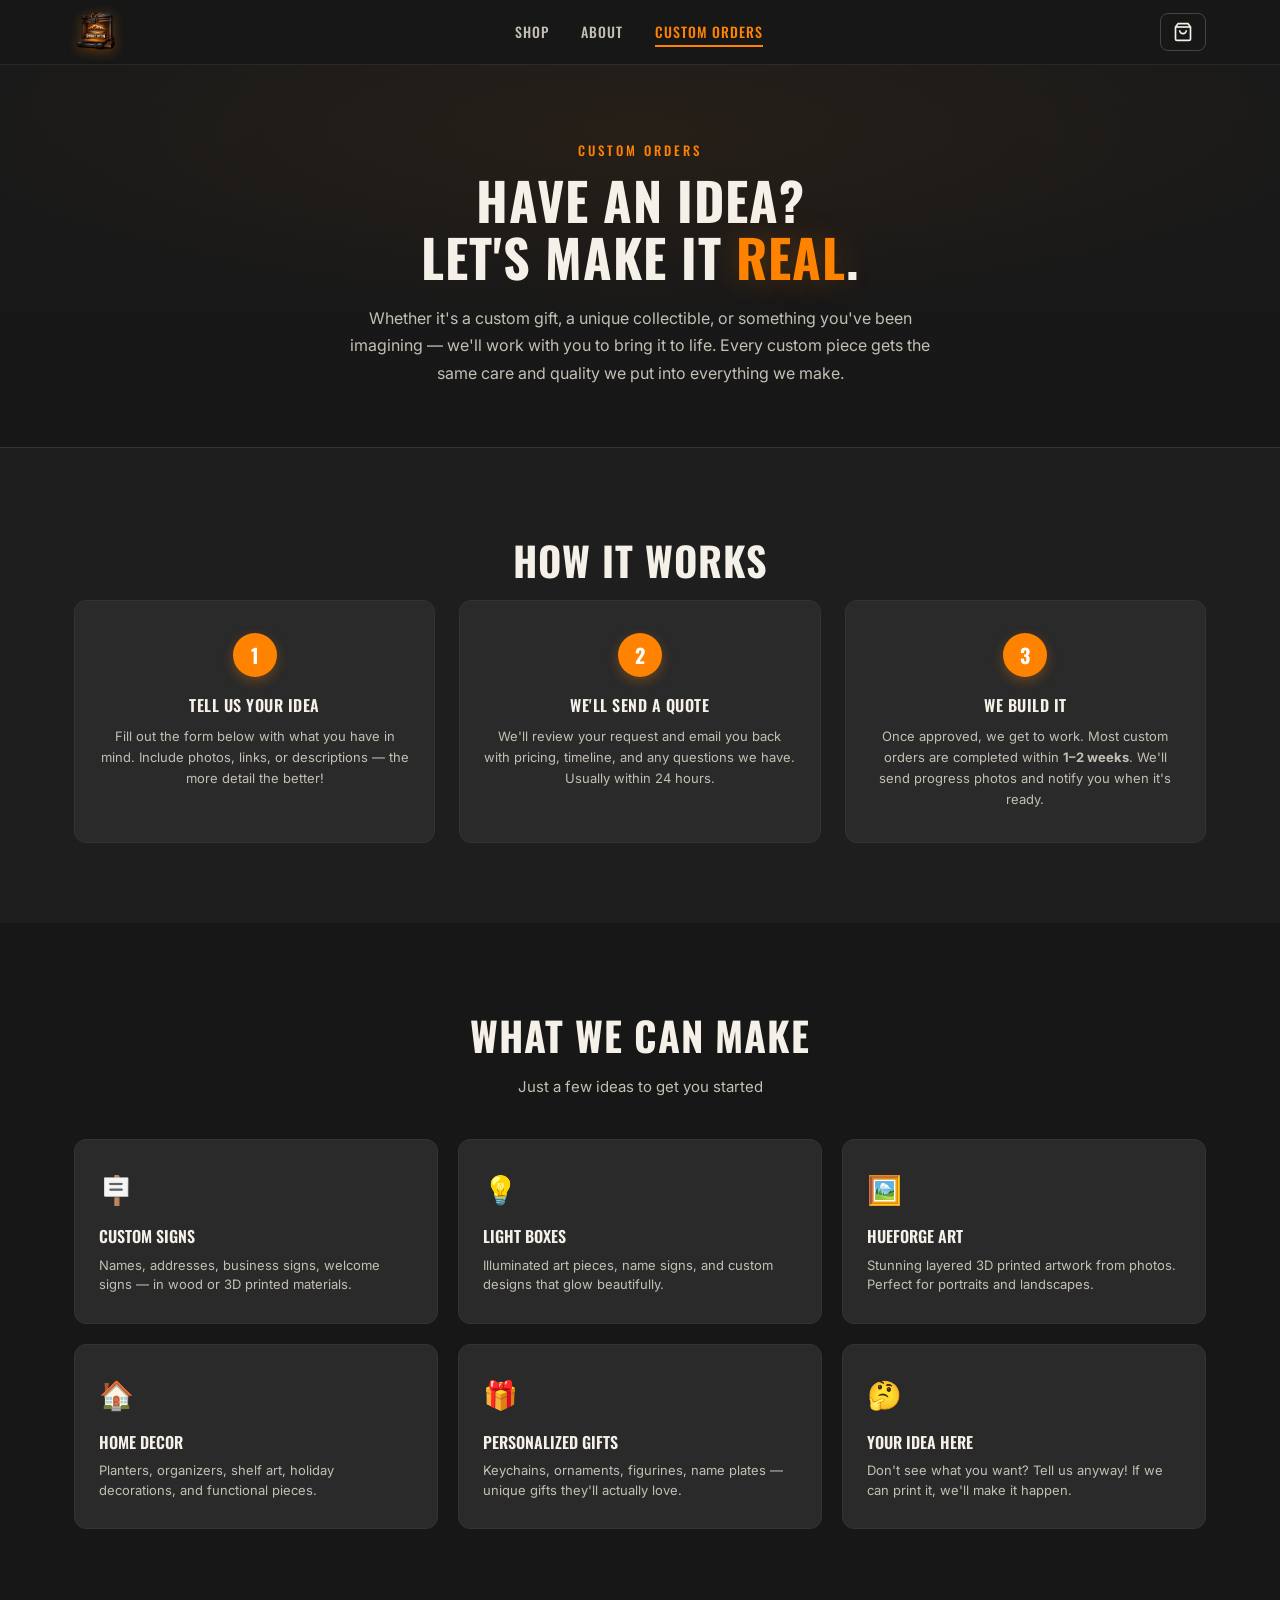
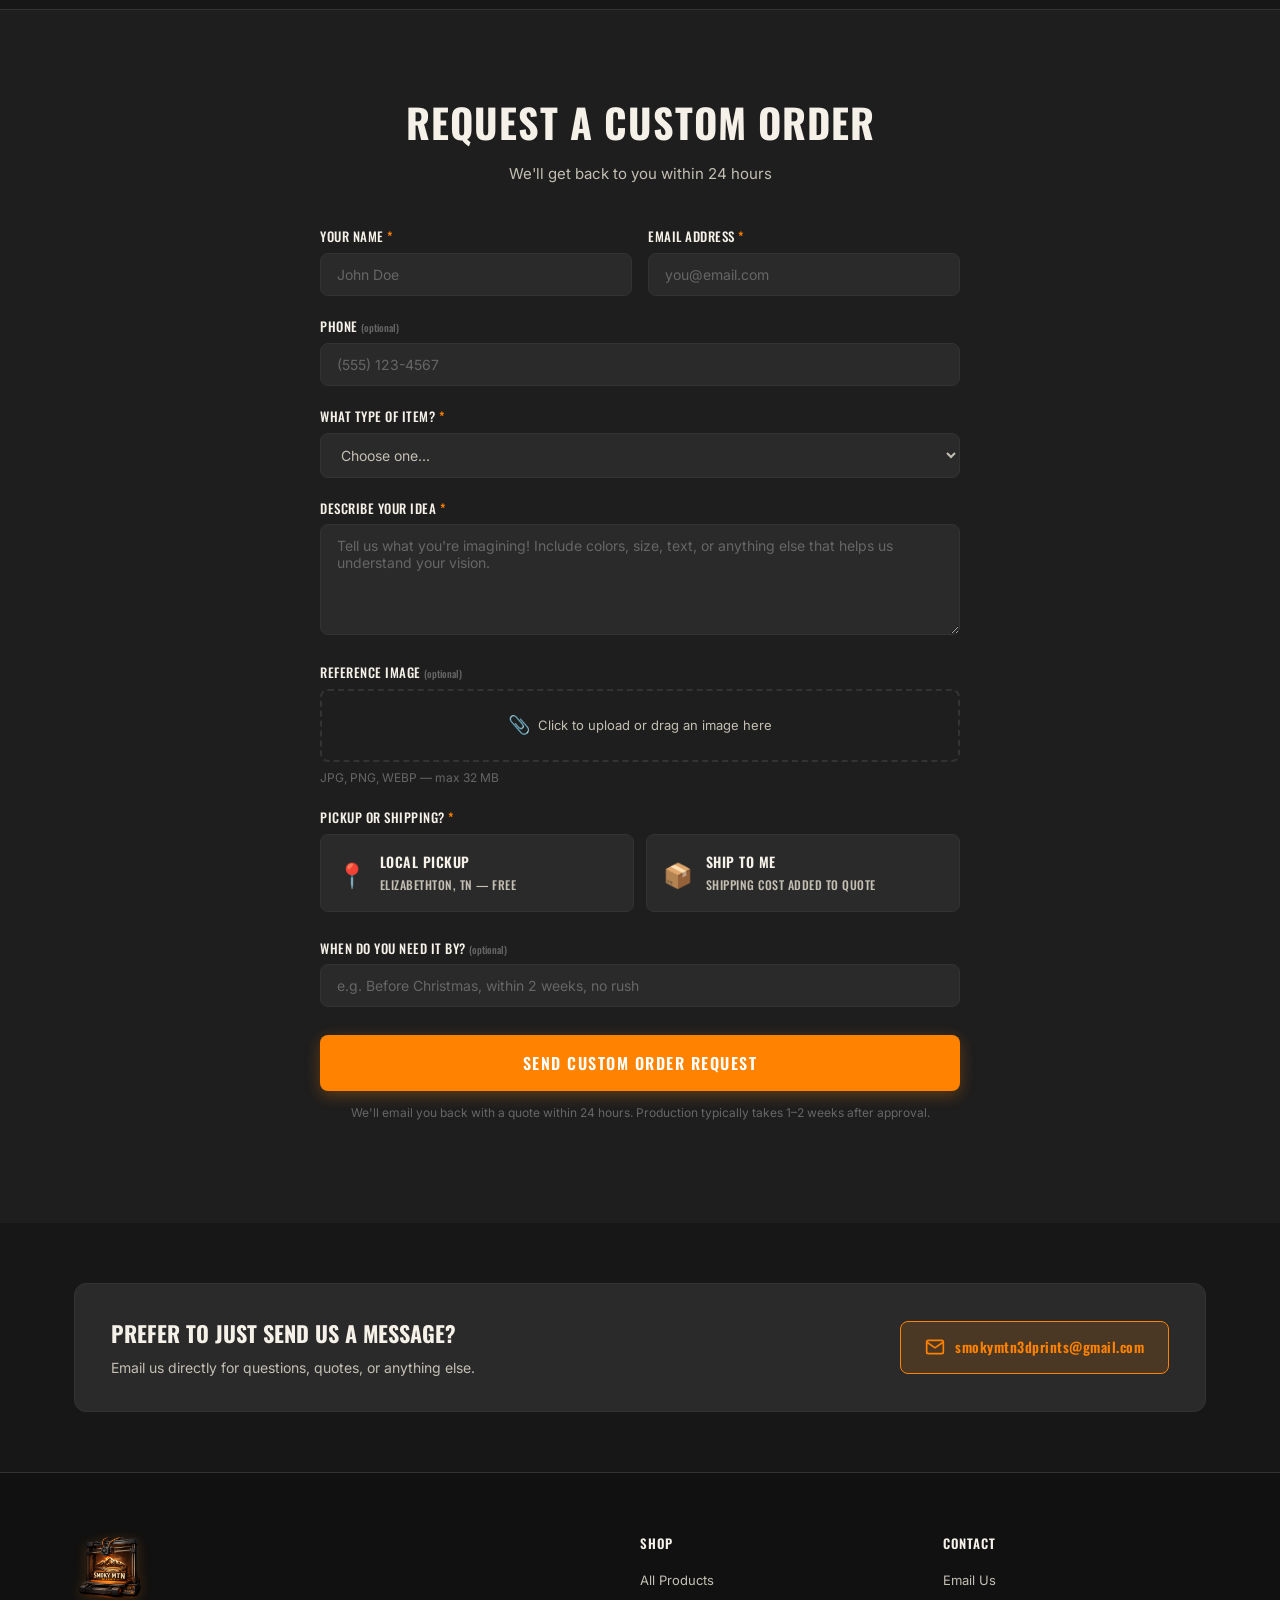
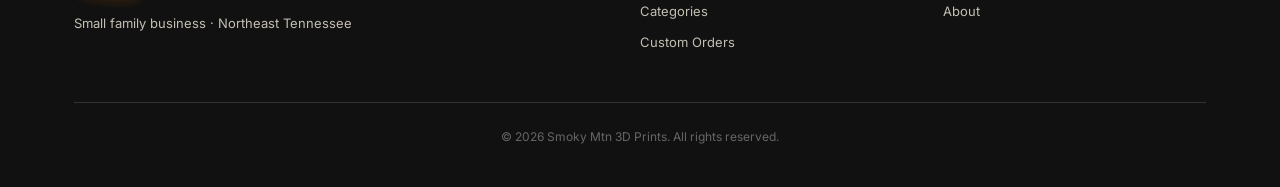
<file: custom.html>
<!DOCTYPE html>
<html lang="en">
<head>
  <meta charset="UTF-8">
  <meta name="viewport" content="width=device-width, initial-scale=1.0">
  <title>Custom Orders — Smoky Mtn 3D Prints</title>
  <meta name="description" content="Request a custom 3D print, sign, light box, or decor piece. We bring your ideas to life.">
  <link rel="icon" href="logo.png" type="image/png">
  <link href="https://fonts.googleapis.com/css2?family=Oswald:wght@400;500;600;700&family=Inter:wght@300;400;500;600&display=swap" rel="stylesheet">
  <script>
    var d = new Date();
    var v = d.getFullYear() + ('0'+(d.getMonth()+1)).slice(-2) + ('0'+d.getDate()).slice(-2) + ('0'+d.getHours()).slice(-2);
    document.write('<link rel="stylesheet" href="style.css?v=' + v + '">');
  </script>
</head>
<body>

<!-- ══ NAVIGATION ══ -->
<nav class="site-nav scrolled">
  <div class="nav-inner">
    <a href="index.html" class="nav-brand">
      <img src="logo.png" alt="Smoky Mtn 3D Prints" class="nav-printer-icon">
    </a>
    <div class="nav-links">
      <a href="index.html#shop" class="nav-link">Shop</a>
      <a href="index.html#about" class="nav-link">About</a>
      <a href="custom.html" class="nav-link active">Custom Orders</a>
    </div>
    <a href="index.html#shop" class="cart-btn">
      <svg class="cart-icon" viewBox="0 0 24 24" fill="none" stroke="currentColor" stroke-width="2"><path d="M6 2L3 6v14a2 2 0 002 2h14a2 2 0 002-2V6l-3-4z"/><line x1="3" y1="6" x2="21" y2="6"/><path d="M16 10a4 4 0 01-8 0"/></svg>
    </a>
  </div>
</nav>

<!-- ══ HERO ══ -->
<section class="custom-hero">
  <div class="container">
    <p class="hero-eyebrow">Custom Orders</p>
    <h1 class="custom-hero-headline">Have an Idea?<br>Let's Make It <span class="hero-highlight">Real</span>.</h1>
    <p class="custom-hero-sub">Whether it's a custom gift, a unique collectible, or something you've been imagining &mdash; we'll work with you to bring it to life. Every custom piece gets the same care and quality we put into everything we make.</p>
  </div>
</section>

<!-- ══ HOW IT WORKS ══ -->
<section class="how-section">
  <div class="container">
    <h2 class="section-title">How It Works</h2>
    <div class="steps-grid">
      <div class="step-card">
        <div class="step-number">1</div>
        <h3>Tell Us Your Idea</h3>
        <p>Fill out the form below with what you have in mind. Include photos, links, or descriptions &mdash; the more detail the better!</p>
      </div>
      <div class="step-card">
        <div class="step-number">2</div>
        <h3>We'll Send a Quote</h3>
        <p>We'll review your request and email you back with pricing, timeline, and any questions we have. Usually within 24 hours.</p>
      </div>
      <div class="step-card">
        <div class="step-number">3</div>
        <h3>We Build It</h3>
        <p>Once approved, we get to work. Most custom orders are completed within <strong>1&ndash;2 weeks</strong>. We'll send progress photos and notify you when it's ready.</p>
      </div>
    </div>
  </div>
</section>

<!-- ══ IDEAS GALLERY ══ -->
<section class="ideas-section">
  <div class="container">
    <h2 class="section-title">What We Can Make</h2>
    <p class="section-sub">Just a few ideas to get you started</p>
    <div class="ideas-grid">
      <div class="idea-card">
        <div class="idea-icon">🪧</div>
        <h3>Custom Signs</h3>
        <p>Names, addresses, business signs, welcome signs &mdash; in wood or 3D printed materials.</p>
      </div>
      <div class="idea-card">
        <div class="idea-icon">💡</div>
        <h3>Light Boxes</h3>
        <p>Illuminated art pieces, name signs, and custom designs that glow beautifully.</p>
      </div>
      <div class="idea-card">
        <div class="idea-icon">🖼️</div>
        <h3>HueForge Art</h3>
        <p>Stunning layered 3D printed artwork from photos. Perfect for portraits and landscapes.</p>
      </div>
      <div class="idea-card">
        <div class="idea-icon">🏠</div>
        <h3>Home Decor</h3>
        <p>Planters, organizers, shelf art, holiday decorations, and functional pieces.</p>
      </div>
      <div class="idea-card">
        <div class="idea-icon">🎁</div>
        <h3>Personalized Gifts</h3>
        <p>Keychains, ornaments, figurines, name plates &mdash; unique gifts they'll actually love.</p>
      </div>
      <div class="idea-card">
        <div class="idea-icon">🤔</div>
        <h3>Your Idea Here</h3>
        <p>Don't see what you want? Tell us anyway! If we can print it, we'll make it happen.</p>
      </div>
    </div>
  </div>
</section>

<!-- ══ CUSTOM ORDER FORM ══ -->
<section class="form-section" id="form">
  <div class="container">
    <h2 class="section-title">Request a Custom Order</h2>
    <p class="section-sub">We'll get back to you within 24 hours</p>

    <div class="form-wrap">
      <form id="custom-form" action="https://formspree.io/f/mnjgrkpv" method="POST">
        <input type="hidden" name="_subject" value="New Custom Order Request — Smoky Mtn 3D Prints">

        <div class="form-row">
          <div class="form-group">
            <label for="cf-name">Your Name <span class="req">*</span></label>
            <input type="text" id="cf-name" name="name" required placeholder="John Doe">
          </div>
          <div class="form-group">
            <label for="cf-email">Email Address <span class="req">*</span></label>
            <input type="email" id="cf-email" name="email" required placeholder="you@email.com">
          </div>
        </div>

        <div class="form-group">
          <label for="cf-phone">Phone <span class="optional">(optional)</span></label>
          <input type="tel" id="cf-phone" name="phone" placeholder="(555) 123-4567">
        </div>

        <div class="form-group">
          <label for="cf-type">What type of item? <span class="req">*</span></label>
          <select id="cf-type" name="item_type" required>
            <option value="">Choose one...</option>
            <option value="3D Print - Figure/Toy">3D Print — Figure / Toy</option>
            <option value="3D Print - Functional">3D Print — Functional Item</option>
            <option value="Custom Sign">Custom Sign</option>
            <option value="Light Box">Light Box</option>
            <option value="HueForge Art">HueForge Art</option>
            <option value="Home Decor">Home Decor</option>
            <option value="Personalized Gift">Personalized Gift</option>
            <option value="Hype Chain">Hype Chain</option>
            <option value="Key Chain">Key Chain</option>
            <option value="Other">Other / Not Sure</option>
          </select>
        </div>

        <div class="form-group">
          <label for="cf-desc">Describe Your Idea <span class="req">*</span></label>
          <textarea id="cf-desc" name="description" required rows="5" placeholder="Tell us what you're imagining! Include colors, size, text, or anything else that helps us understand your vision."></textarea>
        </div>

        <div class="form-group">
          <label>Reference Image <span class="optional">(optional)</span></label>
          <div class="file-upload-area" id="upload-area">
            <input type="file" id="cf-image" accept="image/*">
            <div class="file-upload-text">
              <span class="file-icon">📎</span>
              <span id="upload-label">Click to upload or drag an image here</span>
            </div>
          </div>
          <div id="image-preview" style="display:none; margin-top:10px; text-align:center;">
            <img id="preview-img" style="max-width:100%; max-height:220px; border-radius:8px; border:1px solid var(--border); object-fit:contain;" alt="Preview">
            <br>
            <button type="button" id="remove-image" style="margin-top:6px; background:none; border:none; color:var(--muted); cursor:pointer; font-size:13px; text-decoration:underline;">&#10005; Remove image</button>
          </div>
          <span class="form-hint" style="margin-top:6px;">JPG, PNG, WEBP &mdash; max 32 MB</span>
        </div>

        <div class="form-group">
          <label for="cf-delivery">Pickup or Shipping? <span class="req">*</span></label>
          <div class="delivery-options">
            <label class="delivery-option">
              <input type="radio" name="delivery" value="Local Pickup — Elizabethton, TN" required>
              <div class="delivery-card">
                <div class="delivery-icon">📍</div>
                <div>
                  <strong>Local Pickup</strong>
                  <span>Elizabethton, TN &mdash; Free</span>
                </div>
              </div>
            </label>
            <label class="delivery-option">
              <input type="radio" name="delivery" value="Ship to my address">
              <div class="delivery-card">
                <div class="delivery-icon">📦</div>
                <div>
                  <strong>Ship to Me</strong>
                  <span>Shipping cost added to quote</span>
                </div>
              </div>
            </label>
          </div>
        </div>

        <div class="form-group" id="shipping-address-group" style="display:none">
          <label for="cf-address">Shipping Address</label>
          <textarea id="cf-address" name="shipping_address" rows="3" placeholder="Street address, city, state, ZIP"></textarea>
        </div>

        <div class="form-group">
          <label for="cf-timeline">When do you need it by? <span class="optional">(optional)</span></label>
          <input type="text" id="cf-timeline" name="timeline" placeholder="e.g. Before Christmas, within 2 weeks, no rush">
        </div>

        <button type="submit" class="btn-submit" id="submit-btn">Send Custom Order Request</button>
        <p class="form-disclaimer">We'll email you back with a quote within 24 hours. Production typically takes 1&ndash;2 weeks after approval.</p>
      </form>

      <div class="form-success" id="form-success" style="display:none">
        <div class="success-icon">&#10003;</div>
        <h3>Request Sent!</h3>
        <p>We got your custom order request and will email you back within 24 hours with a quote.</p>
        <a href="index.html" class="btn-primary">Back to Shop</a>
      </div>
    </div>
  </div>
</section>

<!-- ══ QUICK CONTACT ══ -->
<section class="contact-section">
  <div class="container">
    <div class="contact-box">
      <div class="contact-text">
        <h2>Prefer to Just Send Us a Message?</h2>
        <p>Email us directly for questions, quotes, or anything else.</p>
      </div>
      <a href="mailto:smokymtn3dprints@gmail.com" class="btn-email">
        <svg viewBox="0 0 24 24" fill="none" stroke="currentColor" stroke-width="2" class="email-icon"><path d="M4 4h16c1.1 0 2 .9 2 2v12c0 1.1-.9 2-2 2H4c-1.1 0-2-.9-2-2V6c0-1.1.9-2 2-2z"/><polyline points="22,6 12,13 2,6"/></svg>
        smokymtn3dprints@gmail.com
      </a>
    </div>
  </div>
</section>

<!-- ══ FOOTER ══ -->
<footer class="site-footer">
  <div class="container">
    <div class="footer-grid">
      <div class="footer-brand-col">
        <div class="footer-brand">
          <img src="logo.png" alt="Smoky Mtn 3D Prints" class="footer-logo-img">
        </div>
        <p class="footer-tagline">Small family business &middot; Northeast Tennessee</p>
      </div>
      <div class="footer-links-col">
        <h4>Shop</h4>
        <a href="index.html#shop">All Products</a>
        <a href="index.html#categories">Categories</a>
        <a href="custom.html">Custom Orders</a>
      </div>
      <div class="footer-links-col">
        <h4>Contact</h4>
        <a href="mailto:smokymtn3dprints@gmail.com">Email Us</a>
        <a href="index.html#about">About</a>
      </div>
    </div>
    <div class="footer-bottom">
      <span>&copy; 2026 Smoky Mtn 3D Prints. All rights reserved.</span>
    </div>
  </div>
</footer>

<script>
(function() {
  /* ── ImgBB API key — get a free one at https://api.imgbb.com/ ── */
  var IMGBB_KEY = 'f7693ee000f6c19d88f0842ebd5f38eb';

  /* Show shipping address field when "Ship to Me" is selected */
  var radios = document.querySelectorAll('input[name="delivery"]');
  var addrGroup = document.getElementById('shipping-address-group');
  radios.forEach(function(r) {
    r.addEventListener('change', function() {
      addrGroup.style.display = this.value.indexOf('Ship') !== -1 ? '' : 'none';
    });
  });

  /* ── Image upload preview ── */
  var fileInput  = document.getElementById('cf-image');
  var uploadArea = document.getElementById('upload-area');
  var uploadLabel = document.getElementById('upload-label');
  var imagePreview = document.getElementById('image-preview');
  var previewImg = document.getElementById('preview-img');
  var removeBtn  = document.getElementById('remove-image');

  function showPreview(file) {
    var reader = new FileReader();
    reader.onload = function(e) {
      previewImg.src = e.target.result;
      imagePreview.style.display = '';
      uploadLabel.textContent = file.name;
    };
    reader.readAsDataURL(file);
  }

  fileInput.addEventListener('change', function() {
    if (this.files[0]) showPreview(this.files[0]);
  });

  /* Drag-and-drop */
  uploadArea.addEventListener('dragover', function(e) {
    e.preventDefault();
    this.style.borderColor = 'var(--orange)';
    this.style.background  = 'var(--orange-glow)';
  });
  uploadArea.addEventListener('dragleave', function() {
    this.style.borderColor = '';
    this.style.background  = '';
  });
  uploadArea.addEventListener('drop', function(e) {
    e.preventDefault();
    this.style.borderColor = '';
    this.style.background  = '';
    var file = e.dataTransfer.files[0];
    if (file && file.type.startsWith('image/')) {
      fileInput.files = e.dataTransfer.files;
      showPreview(file);
    }
  });

  removeBtn.addEventListener('click', function() {
    fileInput.value = '';
    imagePreview.style.display = 'none';
    uploadLabel.textContent = 'Click to upload or drag an image here';
  });

  /* ── Form submission ── */
  var form = document.getElementById('custom-form');
  var successDiv = document.getElementById('form-success');
  var submitBtn  = document.getElementById('submit-btn');

  function submitToFormspree(imageUrl) {
    var delivery = (document.querySelector('#custom-form input[name="delivery"]:checked') || {}).value || '';
    var data = {
      name:             document.getElementById('cf-name').value,
      email:            document.getElementById('cf-email').value,
      phone:            document.getElementById('cf-phone').value || 'Not provided',
      item_type:        document.getElementById('cf-type').value,
      description:      document.getElementById('cf-desc').value,
      delivery:         delivery,
      shipping_address: document.getElementById('cf-address').value || 'N/A',
      timeline:         document.getElementById('cf-timeline').value || 'No rush',
      reference_image:  imageUrl || 'No image provided'
    };

    fetch('https://formspree.io/f/mnjgrkpv', {
      method: 'POST',
      body: JSON.stringify(data),
      headers: { 'Accept': 'application/json', 'Content-Type': 'application/json' }
    })
    .then(function(r) {
      if (r.ok) {
        form.style.display = 'none';
        successDiv.style.display = '';
        window.scrollTo({ top: document.getElementById('form').offsetTop - 100, behavior: 'smooth' });
      } else {
        throw new Error('Submission failed');
      }
    })
    .catch(function() {
      alert('Something went wrong. Please try again or email us at smokymtn3dprints@gmail.com');
      submitBtn.disabled = false;
      submitBtn.textContent = 'Send Custom Order Request';
    });
  }

  form.addEventListener('submit', function(e) {
    e.preventDefault();
    submitBtn.disabled = true;

    var file = fileInput.files[0];

    if (file) {
      submitBtn.textContent = 'Uploading image...';
      var fd = new FormData();
      fd.append('image', file);
      fetch('https://api.imgbb.com/1/upload?key=' + IMGBB_KEY, { method: 'POST', body: fd })
        .then(function(r) { return r.json(); })
        .then(function(res) {
          submitBtn.textContent = 'Sending...';
          submitToFormspree(res.success ? res.data.url : 'Image upload failed — customer may resend via email');
        })
        .catch(function() {
          submitBtn.textContent = 'Sending...';
          submitToFormspree('Image upload failed — customer may resend via email');
        });
    } else {
      submitBtn.textContent = 'Sending...';
      submitToFormspree(null);
    }
  });
})();
</script>

</body>
</html>
</file>
<file: style.css>
/* ═══════════════════════════════════════════════════════════
   SMOKY MTN 3D PRINTS
   Modern Appalachian Maker · Warm · Bold · Crafted
   ═══════════════════════════════════════════════════════════ */

/* ── TOKENS ─────────────────────────────────────── */
:root {
  --bg:          #171717;
  --bg-alt:      #1e1e1e;
  --surface:     #2a2a2a;
  --surface-lt:  #333333;
  --cream:       #f5f1e8;
  --cream-dim:   #c4bfb3;
  --brown:       #6b4f3a;
  --brown-lt:    #8a6b52;
  --brown-dk:    #4a3628;
  --orange:      #ff8200;
  --orange-dk:   #d96e00;
  --orange-glow: rgba(255,130,0,.15);
  --copper:      #b86a3c;
  --muted:       #666;
  --border:      #333;
  --border-lt:   #444;
  --text:        var(--cream);
  --text-dim:    var(--cream-dim);
  --red:         #e53935;
  --green:       #43a047;

  --radius:      8px;
  --radius-lg:   12px;
  --font-head:   'Oswald', sans-serif;
  --font-body:   'Inter', -apple-system, BlinkMacSystemFont, sans-serif;
  --max-w:       1180px;
  --transition:  .25s cubic-bezier(.4,0,.2,1);
}

/* ── RESET ──────────────────────────────────────── */
*, *::before, *::after { box-sizing: border-box; margin: 0; padding: 0; }
img { display: block; max-width: 100%; }
button { cursor: pointer; font-family: inherit; }
a { text-decoration: none; color: inherit; }
ul { list-style: none; }

/* ── BASE ───────────────────────────────────────── */
html { scroll-behavior: smooth; }
body {
  background: var(--bg);
  color: var(--text);
  font-family: var(--font-body);
  font-size: 15px;
  line-height: 1.6;
  -webkit-font-smoothing: antialiased;
  -moz-osx-font-smoothing: grayscale;
}
body.no-scroll { overflow: hidden; }

.container {
  max-width: var(--max-w);
  margin: 0 auto;
  padding: 0 24px;
}

/* ══════════════════════════════════════════════════
   NAVIGATION
   ══════════════════════════════════════════════════ */
.site-nav {
  position: fixed;
  top: 0; left: 0; right: 0;
  z-index: 100;
  background: transparent;
  transition: background var(--transition), box-shadow var(--transition), backdrop-filter var(--transition);
}
.site-nav.scrolled {
  background: rgba(23,23,23,.92);
  backdrop-filter: blur(12px);
  -webkit-backdrop-filter: blur(12px);
  box-shadow: 0 1px 0 rgba(255,255,255,.06);
}
.nav-inner {
  max-width: var(--max-w);
  margin: 0 auto;
  padding: 0 24px;
  height: 64px;
  display: flex;
  align-items: center;
  justify-content: space-between;
}
.nav-brand {
  display: flex;
  align-items: center;
  gap: 10px;
  font-family: var(--font-head);
  font-size: 18px;
  font-weight: 700;
  letter-spacing: 1.5px;
  text-transform: uppercase;
  color: var(--cream);
}
.nav-printer-icon {
  width: 44px;
  height: 44px;
  filter: drop-shadow(0 2px 6px rgba(255,130,0,.3));
  transition: transform var(--transition);
}
.nav-brand:hover .nav-printer-icon {
  transform: scale(1.08);
}
.feature-printer {
  width: 48px !important;
  height: 48px !important;
}
.nav-printer-icon .printer-head {
  animation: printHead 2s ease-in-out infinite;
}
.nav-printer-icon .printer-object {
  animation: printGrow 2s ease-in-out infinite;
}
@keyframes printHead {
  0%, 100% { transform: translateX(-6px); }
  50% { transform: translateX(6px); }
}
@keyframes printGrow {
  0% { height: 2px; y: 34; opacity: 0.4; }
  100% { height: 8px; y: 28; opacity: 0.8; }
}
.nav-brand-text { line-height: 1; }
.nav-brand-accent { color: var(--orange); }

.nav-links {
  display: flex;
  gap: 32px;
}
.nav-link {
  font-family: var(--font-head);
  font-size: 14px;
  font-weight: 500;
  letter-spacing: 1px;
  text-transform: uppercase;
  color: var(--cream-dim);
  transition: color var(--transition);
  position: relative;
}
.nav-link::after {
  content: '';
  position: absolute;
  bottom: -4px; left: 0;
  width: 0; height: 2px;
  background: var(--orange);
  transition: width var(--transition);
}
.nav-link:hover { color: var(--orange); }
.nav-link:hover::after { width: 100%; }

/* ── CART BUTTON (nav) ──────────────────────────── */
.cart-btn {
  position: relative;
  background: transparent;
  border: 1.5px solid var(--border-lt);
  border-radius: var(--radius);
  padding: 8px 12px;
  color: var(--cream);
  display: flex;
  align-items: center;
  gap: 4px;
  transition: all var(--transition);
}
.cart-btn:hover {
  border-color: var(--orange);
  color: var(--orange);
}
.cart-btn.cart-flash {
  animation: cartPop .5s ease;
}
@keyframes cartPop {
  0%   { transform: scale(1); }
  40%  { transform: scale(1.15); }
  100% { transform: scale(1); }
}
.cart-icon {
  width: 20px; height: 20px;
}
.cart-btn-count {
  position: absolute;
  top: -6px; right: -6px;
  background: var(--orange);
  color: #fff;
  font-size: 10px;
  font-weight: 700;
  min-width: 18px;
  height: 18px;
  border-radius: 9px;
  display: flex; align-items: center; justify-content: center;
  padding: 0 4px;
  box-shadow: 0 2px 6px rgba(255,130,0,.4);
}

/* ══════════════════════════════════════════════════
   SCROLL VIDEO SECTIONS
   ══════════════════════════════════════════════════ */
.sv-section {
  position: relative;
  height: 100vh;
  overflow: hidden;
}
.sv-video {
  position: absolute;
  top: 50%; left: 50%;
  transform: translate(-50%, -50%);
  min-width: 100%; min-height: 100%;
  width: auto; height: auto;
  object-fit: cover;
  z-index: 0;
}
.sv-overlay {
  position: absolute;
  inset: 0;
  background: rgba(23,23,23,.55);
  z-index: 1;
}
/* Smoky ghost frame around each video section */
.sv-section::before {
  content: '';
  position: absolute;
  inset: 8px;
  border: 1px solid rgba(255,130,0,.15);
  border-radius: 8px;
  box-shadow:
    inset 0 0 30px rgba(255,130,0,.06),
    0 0 40px rgba(255,130,0,.04);
  z-index: 3;
  pointer-events: none;
}
.sv-section::after {
  content: '';
  position: absolute;
  inset: 0;
  border-top: 1px solid rgba(255,130,0,.1);
  border-bottom: 1px solid rgba(255,130,0,.1);
  box-shadow:
    inset 0 20px 40px -20px rgba(23,23,23,.8),
    inset 0 -20px 40px -20px rgba(23,23,23,.8);
  z-index: 3;
  pointer-events: none;
}
.sv-content {
  position: absolute;
  inset: 0;
  z-index: 2;
  display: flex;
  align-items: center;
  justify-content: center;
  padding: 80px 24px 24px;
}
.sv-content-inner {
  max-width: 680px;
  text-align: center;
}
.sv-logo {
  max-width: 120px;
  margin: 0 auto 12px;
  filter: drop-shadow(0 8px 24px rgba(0,0,0,.5));
}
.sv-heading {
  font-family: var(--font-head);
  font-size: clamp(28px, 5vw, 48px);
  font-weight: 700;
  text-transform: uppercase;
  letter-spacing: 1px;
  line-height: 1.15;
  color: #fff;
  margin-bottom: 20px;
  text-shadow: 0 2px 12px rgba(0,0,0,.7), 0 4px 30px rgba(0,0,0,.5), 0 0 60px rgba(0,0,0,.3);
}
.sv-text {
  font-size: 16px;
  color: #e8e0d6;
  line-height: 1.7;
  margin-bottom: 16px;
  text-shadow: 0 1px 6px rgba(0,0,0,.6), 0 2px 20px rgba(0,0,0,.4);
}
.sv-features {
  display: grid;
  grid-template-columns: 1fr 1fr;
  gap: 16px;
  margin-top: 24px;
}
.sv-feature-item {
  display: flex;
  align-items: center;
  gap: 12px;
  background: rgba(42,42,42,.6);
  backdrop-filter: blur(8px);
  -webkit-backdrop-filter: blur(8px);
  border: 1px solid rgba(255,255,255,.08);
  border-radius: var(--radius);
  padding: 16px 20px;
  font-family: var(--font-head);
  font-size: 14px;
  font-weight: 500;
  text-transform: uppercase;
  letter-spacing: .5px;
  color: var(--cream);
}
.sv-feature-item span:first-child {
  font-size: 24px;
  flex-shrink: 0;
}

/* hero text styles used in scroll sections */
.sv-content .hero-eyebrow,
.sv-content .hero-headline,
.sv-content .hero-sub {
  text-shadow: 0 2px 12px rgba(0,0,0,.7), 0 4px 30px rgba(0,0,0,.5);
}
.sv-content .hero-headline {
  color: #fff;
}
.sv-content .hero-sub {
  color: #e8e0d6;
}
.sv-content .hero-sub {
  max-width: 100%;
}
.sv-content .hero-actions {
  justify-content: center;
}
.sv-content .btn-outline-lg {
  border-color: rgba(255,255,255,.25);
}
.sv-content .btn-outline-lg:hover {
  border-color: var(--orange);
}

@media (max-width: 768px) {
  .sv-section { height: 100vh; }
  .sv-logo { max-width: 160px; }
  .sv-features { grid-template-columns: 1fr; }
  .sv-content-inner { padding: 0 8px; }
}
@media (max-width: 480px) {
  .sv-section { height: 100vh; }
  .sv-feature-item { padding: 12px 14px; font-size: 12px; }
}

/* ══════════════════════════════════════════════════
   HERO (legacy — kept for shared class usage)
   ══════════════════════════════════════════════════ */
.hero {
  position: relative;
  padding: 140px 24px 100px;
  overflow: hidden;
  background:
    radial-gradient(ellipse 80% 60% at 70% 40%, rgba(255,130,0,.06) 0%, transparent 70%),
    linear-gradient(180deg, #1a1a1a 0%, #171717 100%);
}
.hero-smoke {
  position: absolute;
  inset: 0;
  pointer-events: none;
  background:
    radial-gradient(ellipse 100% 80% at 30% 100%, rgba(107,79,58,.12) 0%, transparent 60%),
    radial-gradient(ellipse 60% 50% at 80% 20%, rgba(255,130,0,.04) 0%, transparent 50%);
  opacity: .8;
}
.hero-inner {
  max-width: var(--max-w);
  margin: 0 auto;
  display: grid;
  grid-template-columns: 1fr 1fr;
  gap: 60px;
  align-items: center;
  position: relative;
  z-index: 1;
}
.hero-text { max-width: 520px; }

.hero-eyebrow {
  font-family: var(--font-head);
  font-size: 13px;
  font-weight: 500;
  letter-spacing: 3px;
  text-transform: uppercase;
  color: var(--orange);
  margin-bottom: 10px;
}
.hero-headline {
  font-family: var(--font-head);
  font-size: clamp(32px, 5vw, 48px);
  font-weight: 700;
  line-height: 1.1;
  letter-spacing: 1px;
  text-transform: uppercase;
  color: var(--cream);
  margin-bottom: 14px;
}
.hero-highlight {
  color: var(--orange);
  text-shadow: 0 0 30px rgba(255,130,0,.25);
}
.hero-sub {
  font-size: 15px;
  color: var(--cream-dim);
  line-height: 1.6;
  margin-bottom: 24px;
  max-width: 440px;
}
.hero-actions {
  display: flex;
  gap: 16px;
  flex-wrap: wrap;
}

/* ── Hero logo ────────────────────────────────────── */
.hero-visual {
  display: flex;
  align-items: center;
  justify-content: center;
}
.hero-logo {
  max-width: 420px;
  width: 100%;
  height: auto;
  filter: drop-shadow(0 20px 40px rgba(0,0,0,.5)) drop-shadow(0 0 30px rgba(255,130,0,.15));
  transition: transform .5s cubic-bezier(.4,0,.2,1);
}
.hero-logo:hover {
  transform: scale(1.03);
}

.hero-divider {
  position: absolute;
  bottom: -1px; left: 0; right: 0;
  z-index: 2;
  line-height: 0;
}
.hero-divider svg {
  width: 100%;
  height: 60px;
}

/* ── Buttons ─────────────────────────────────────── */
.btn-primary-lg {
  display: inline-flex;
  align-items: center;
  gap: 8px;
  font-family: var(--font-head);
  font-size: 15px;
  font-weight: 600;
  letter-spacing: 1.5px;
  text-transform: uppercase;
  background: var(--orange);
  color: #fff;
  padding: 14px 32px;
  border-radius: var(--radius);
  border: none;
  transition: all var(--transition);
  box-shadow: 0 4px 15px rgba(255,130,0,.3);
  position: relative;
  overflow: hidden;
}
.btn-primary-lg::before {
  content: '';
  position: absolute;
  top: 0; left: -100%;
  width: 100%; height: 100%;
  background: linear-gradient(90deg, transparent, rgba(255,255,255,.15), transparent);
  transition: left .6s;
}
.btn-primary-lg:hover {
  background: var(--orange-dk);
  box-shadow: 0 6px 25px rgba(255,130,0,.4);
  transform: translateY(-2px);
}
.btn-primary-lg:hover::before { left: 100%; }

.btn-outline-lg {
  display: inline-flex;
  align-items: center;
  gap: 8px;
  font-family: var(--font-head);
  font-size: 15px;
  font-weight: 600;
  letter-spacing: 1.5px;
  text-transform: uppercase;
  background: transparent;
  color: var(--cream);
  padding: 14px 32px;
  border-radius: var(--radius);
  border: 1.5px solid var(--border-lt);
  transition: all var(--transition);
}
.btn-outline-lg:hover {
  border-color: var(--orange);
  color: var(--orange);
  background: var(--orange-glow);
  transform: translateY(-2px);
}

.btn-primary {
  font-family: var(--font-head);
  font-size: 14px;
  font-weight: 600;
  letter-spacing: 1px;
  text-transform: uppercase;
  background: var(--orange);
  color: #fff;
  padding: 12px 28px;
  border-radius: var(--radius);
  border: none;
  transition: all var(--transition);
  box-shadow: 0 4px 12px rgba(255,130,0,.25);
}
.btn-primary:hover {
  background: var(--orange-dk);
  transform: translateY(-1px);
  box-shadow: 0 6px 20px rgba(255,130,0,.35);
}

/* ══════════════════════════════════════════════════
   SECTION STYLING
   ══════════════════════════════════════════════════ */
.section-title {
  font-family: var(--font-head);
  font-size: clamp(28px, 4vw, 40px);
  font-weight: 700;
  letter-spacing: 1px;
  text-transform: uppercase;
  text-align: center;
  color: var(--cream);
  margin-bottom: 8px;
}
.section-sub {
  text-align: center;
  font-size: 15px;
  color: var(--cream-dim);
  margin-bottom: 40px;
}

/* ══════════════════════════════════════════════════
   CATEGORIES
   ══════════════════════════════════════════════════ */
.categories-section {
  padding: 80px 0;
  background: var(--bg);
}
.categories-grid {
  display: grid;
  grid-template-columns: repeat(auto-fill, minmax(170px, 1fr));
  gap: 16px;
}
.category-card {
  background: var(--surface);
  border: 1px solid var(--border);
  border-radius: var(--radius-lg);
  padding: 28px 20px;
  text-align: center;
  cursor: pointer;
  transition: all var(--transition);
  position: relative;
  overflow: hidden;
}
.category-card::before {
  content: '';
  position: absolute;
  bottom: 0; left: 0; right: 0;
  height: 3px;
  background: var(--orange);
  transform: scaleX(0);
  transition: transform var(--transition);
}
.category-card:hover {
  border-color: var(--orange);
  transform: translateY(-4px);
  box-shadow: 0 12px 30px rgba(0,0,0,.3);
  background: var(--surface-lt);
}
.category-card:hover::before { transform: scaleX(1); }
.category-icon {
  font-size: 32px;
  margin-bottom: 12px;
}
.category-card h3 {
  font-family: var(--font-head);
  font-size: 16px;
  font-weight: 600;
  letter-spacing: .5px;
  text-transform: uppercase;
  color: var(--cream);
  margin-bottom: 6px;
}
.category-card p {
  font-size: 12px;
  color: var(--cream-dim);
  line-height: 1.4;
}

/* ══════════════════════════════════════════════════
   SHOP / PRODUCTS
   ══════════════════════════════════════════════════ */
.shop-section {
  padding: 80px 0 100px;
  background: var(--bg-alt);
  position: relative;
}
.shop-section::before {
  content: '';
  position: absolute;
  top: 0; left: 0; right: 0;
  height: 1px;
  background: linear-gradient(90deg, transparent, var(--border-lt), transparent);
}

/* ── Filter bar ──────────────────────────────────── */
.filter-bar {
  display: flex;
  gap: 12px;
  margin-bottom: 32px;
  flex-wrap: wrap;
}
.search-wrap {
  flex: 1;
  min-width: 220px;
  position: relative;
}
.search-icon {
  position: absolute;
  left: 14px; top: 50%;
  transform: translateY(-50%);
  width: 18px; height: 18px;
  color: var(--muted);
  pointer-events: none;
}
.search-input {
  width: 100%;
  background: var(--surface);
  border: 1.5px solid var(--border);
  border-radius: var(--radius);
  color: var(--cream);
  font-family: var(--font-body);
  font-size: 14px;
  padding: 12px 16px 12px 42px;
  outline: none;
  transition: border-color var(--transition), box-shadow var(--transition);
}
.search-input::placeholder { color: var(--muted); }
.search-input:focus {
  border-color: var(--orange);
  box-shadow: 0 0 0 3px rgba(255,130,0,.1);
}

.sort-select {
  background: var(--surface);
  border: 1.5px solid var(--border);
  border-radius: var(--radius);
  color: var(--cream-dim);
  font-family: var(--font-body);
  font-size: 13px;
  padding: 12px 16px;
  outline: none;
  cursor: pointer;
  transition: border-color var(--transition);
  min-width: 160px;
}
.sort-select:focus { border-color: var(--orange); }

/* ── Product grid ────────────────────────────────── */
.catalog {
  display: grid;
  grid-template-columns: repeat(auto-fill, minmax(280px, 1fr));
  gap: 24px;
}

/* ── Product card ────────────────────────────────── */
.product-card {
  background: var(--surface);
  border: 1px solid var(--border);
  border-radius: var(--radius-lg);
  overflow: hidden;
  cursor: pointer;
  transition: all var(--transition);
  position: relative;
}
.product-card:hover {
  transform: translateY(-6px);
  box-shadow: 0 20px 50px rgba(0,0,0,.4), 0 0 0 1px rgba(255,130,0,.15);
  border-color: rgba(255,130,0,.3);
}
.product-card.out-of-stock {
  opacity: .55;
}
.product-card.out-of-stock:hover {
  transform: translateY(-3px);
}

.product-img {
  position: relative;
  width: 100%; height: 260px;
  background: #111;
  overflow: hidden;
}
.product-img img {
  width: 100%; height: 100%;
  object-fit: contain;
  transition: transform .5s cubic-bezier(.4,0,.2,1);
}
.product-card:hover .product-img img {
  transform: scale(1.06);
}
.product-img .no-photo {
  width: 100%; height: 100%;
  display: flex; align-items: center; justify-content: center;
  font-size: 48px; opacity: .12;
}

/* ── Badges ──────────────────────────────────────── */
.badge {
  position: absolute;
  top: 12px; left: 12px;
  font-family: var(--font-head);
  font-size: 11px;
  font-weight: 600;
  letter-spacing: .5px;
  text-transform: uppercase;
  padding: 5px 12px;
  border-radius: 4px;
  z-index: 2;
}
.badge-in {
  background: rgba(255,130,0,.12);
  color: var(--orange);
  border: 1px solid rgba(255,130,0,.3);
}
.badge-low {
  background: rgba(255,130,0,.12);
  color: var(--orange);
  border: 1px solid rgba(255,130,0,.3);
}
.badge-made {
  background: rgba(255,130,0,.12);
  color: var(--orange);
  border: 1px solid rgba(255,130,0,.3);
}
.qv-stock.made-to-order { color: var(--orange); }
.badge-out {
  background: rgba(229,57,53,.12);
  color: #ef5350;
  border: 1px solid rgba(229,57,53,.3);
}

/* ── Card body ───────────────────────────────────── */
.product-body {
  padding: 20px;
}
.product-name {
  font-family: var(--font-head);
  font-size: 18px;
  font-weight: 600;
  letter-spacing: .5px;
  text-transform: uppercase;
  color: var(--cream);
  margin-bottom: 6px;
  line-height: 1.3;
}
.product-desc {
  font-size: 13px;
  color: var(--cream-dim);
  line-height: 1.5;
  margin-bottom: 16px;
  display: -webkit-box;
  -webkit-line-clamp: 2;
  -webkit-box-orient: vertical;
  overflow: hidden;
}
.product-footer {
  display: flex;
  align-items: center;
  justify-content: space-between;
  gap: 12px;
}
.product-price {
  font-family: var(--font-head);
  font-size: 28px;
  font-weight: 700;
  color: var(--orange);
  letter-spacing: 1px;
}

/* ── Add to cart button ──────────────────────────── */
.upload-hint {
  display: block;
  font-size: 11px;
  color: var(--orange);
  opacity: .75;
  text-align: center;
  margin-top: 8px;
}
.qv-upload-hint {
  margin-top: 10px;
  font-size: 12px;
}
.hueforge-notice {
  display: flex;
  gap: 12px;
  align-items: flex-start;
  background: rgba(255,130,0,.08);
  border: 1px solid rgba(255,130,0,.3);
  border-radius: 10px;
  padding: 14px 16px;
  margin-top: 12px;
  font-size: 13px;
  color: var(--text);
}
.hueforge-notice-icon {
  font-size: 22px;
  line-height: 1;
  flex-shrink: 0;
}
.hueforge-notice strong {
  display: block;
  margin-bottom: 6px;
  color: var(--orange);
}
.hueforge-notice ul {
  margin: 0;
  padding-left: 18px;
}
.hueforge-notice ul li {
  margin-bottom: 4px;
}
.btn-add-cart {
  font-family: var(--font-head);
  font-size: 12px;
  font-weight: 600;
  letter-spacing: 1px;
  text-transform: uppercase;
  padding: 10px 20px;
  background: transparent;
  border: 1.5px solid var(--orange);
  border-radius: var(--radius);
  color: var(--orange);
  transition: all var(--transition);
  white-space: nowrap;
}
.btn-add-cart:hover {
  background: var(--orange);
  color: #fff;
  box-shadow: 0 4px 15px rgba(255,130,0,.3);
  transform: scale(1.03);
}
.btn-add-cart.added {
  background: var(--green);
  border-color: var(--green);
  color: #fff;
}
.btn-add-cart.disabled {
  border-color: var(--muted);
  color: var(--muted);
  cursor: not-allowed;
}
.btn-add-cart.disabled:hover {
  background: transparent;
  transform: none;
  box-shadow: none;
}

/* ══════════════════════════════════════════════════
   QUICK VIEW MODAL
   ══════════════════════════════════════════════════ */
.modal-overlay {
  display: none;
  position: fixed; inset: 0;
  z-index: 400;
  align-items: center;
  justify-content: center;
  padding: 20px;
}
.modal-overlay.open { display: flex; }
.modal-backdrop {
  position: absolute; inset: 0;
  background: rgba(0,0,0,.75);
  backdrop-filter: blur(8px);
  -webkit-backdrop-filter: blur(8px);
}
.modal-box {
  position: relative;
  background: var(--bg-alt);
  border: 1px solid var(--border-lt);
  border-radius: var(--radius-lg);
  width: min(900px, 95vw);
  max-height: 90vh;
  overflow-y: auto;
  box-shadow: 0 30px 80px rgba(0,0,0,.6);
  z-index: 1;
}
.modal-box.modal-sm { width: min(480px, 95vw); }
.modal-x {
  position: absolute;
  top: 16px; right: 16px;
  background: var(--surface);
  border: 1px solid var(--border);
  border-radius: 50%;
  color: var(--cream-dim);
  width: 36px; height: 36px;
  display: flex; align-items: center; justify-content: center;
  font-size: 20px;
  z-index: 5;
  transition: all var(--transition);
}
.modal-x:hover {
  background: var(--surface-lt);
  color: var(--cream);
  border-color: var(--border-lt);
}

.qv-layout {
  display: grid;
  grid-template-columns: 1fr 1fr;
  gap: 0;
}
.qv-image-wrap {
  background: #111;
  display: flex;
  align-items: center;
  justify-content: center;
  min-height: 350px;
  border-radius: var(--radius-lg) 0 0 var(--radius-lg);
  overflow: hidden;
}
.qv-img {
  width: 100%; height: 100%;
  object-fit: contain;
  cursor: zoom-in;
}
.qv-no-img {
  display: flex; align-items: center; justify-content: center;
  font-size: 64px; opacity: .1;
}
.qv-details {
  padding: 40px 36px;
  display: flex;
  flex-direction: column;
  justify-content: center;
  gap: 16px;
}
.qv-name {
  font-family: var(--font-head);
  font-size: 28px;
  font-weight: 700;
  letter-spacing: 1px;
  text-transform: uppercase;
  color: var(--cream);
  line-height: 1.2;
}
.qv-stock {
  font-family: var(--font-head);
  font-size: 12px;
  font-weight: 600;
  letter-spacing: 1px;
  text-transform: uppercase;
}
.qv-stock.in { color: var(--orange); }
.qv-stock.low { color: var(--orange); }
.qv-stock.out { color: #ef5350; }
.qv-desc {
  font-size: 14px;
  color: var(--cream-dim);
  line-height: 1.7;
  border-left: 3px solid var(--brown);
  padding: 8px 16px;
  background: rgba(107,79,58,.06);
}
.qv-price {
  font-family: var(--font-head);
  font-size: 40px;
  font-weight: 700;
  color: var(--orange);
  letter-spacing: 2px;
}
.qv-features {
  display: flex;
  flex-direction: column;
  gap: 8px;
}
.qv-feature {
  display: flex;
  align-items: center;
  gap: 10px;
  font-size: 13px;
  color: var(--cream-dim);
}
.qv-feature span:first-child { font-size: 16px; }

.btn-add-cart-lg {
  font-family: var(--font-head);
  font-size: 15px;
  font-weight: 600;
  letter-spacing: 1.5px;
  text-transform: uppercase;
  padding: 16px 32px;
  background: var(--orange);
  border: none;
  border-radius: var(--radius);
  color: #fff;
  cursor: pointer;
  transition: all var(--transition);
  box-shadow: 0 4px 15px rgba(255,130,0,.3);
  text-align: center;
  width: 100%;
}
.btn-add-cart-lg:hover {
  background: var(--orange-dk);
  box-shadow: 0 6px 25px rgba(255,130,0,.4);
  transform: translateY(-2px);
}
.btn-add-cart-lg.disabled {
  background: var(--surface);
  color: var(--muted);
  cursor: not-allowed;
  box-shadow: none;
}
.btn-add-cart-lg.disabled:hover { transform: none; }

/* ══════════════════════════════════════════════════
   ABOUT SECTION
   ══════════════════════════════════════════════════ */
.about-section {
  padding: 100px 0;
  background: var(--bg);
  position: relative;
}
.about-layout {
  display: grid;
  grid-template-columns: 1fr;
  gap: 60px;
  align-items: center;
  max-width: 720px;
  margin: 0 auto;
  text-align: center;
}
.about-eyebrow {
  font-family: var(--font-head);
  font-size: 13px;
  font-weight: 500;
  letter-spacing: 3px;
  text-transform: uppercase;
  color: var(--orange);
  margin-bottom: 12px;
}
.about-heading {
  font-family: var(--font-head);
  font-size: clamp(28px, 4vw, 38px);
  font-weight: 700;
  text-transform: uppercase;
  letter-spacing: 1px;
  line-height: 1.15;
  color: var(--cream);
  margin-bottom: 20px;
}
.about-body {
  font-size: 15px;
  color: var(--cream-dim);
  line-height: 1.8;
  margin-bottom: 16px;
}
.about-stats {
  display: flex;
  gap: 32px;
  margin-top: 28px;
  padding-top: 24px;
  border-top: 1px solid var(--border);
  justify-content: center;
}
.about-stat { display: flex; flex-direction: column; align-items: center; }
.about-stat-val {
  font-family: var(--font-head);
  font-size: 28px;
  font-weight: 700;
  color: var(--orange);
}
.about-stat-label {
  font-size: 12px;
  color: var(--cream-dim);
  text-transform: uppercase;
  letter-spacing: 1px;
  margin-top: 2px;
}

.about-image { position: relative; }
.about-img-frame {
  border-radius: var(--radius-lg);
  overflow: hidden;
  box-shadow: 0 20px 50px rgba(0,0,0,.4);
  position: relative;
  border: 1px solid var(--border);
}
.about-img-frame::after {
  content: '';
  position: absolute; inset: 0;
  border-radius: var(--radius-lg);
  box-shadow: inset 0 0 60px rgba(0,0,0,.3);
  pointer-events: none;
}
.about-img-frame img {
  width: 100%;
  aspect-ratio: 4/3;
  object-fit: cover;
}

/* ══════════════════════════════════════════════════
   FEATURES / WHY US
   ══════════════════════════════════════════════════ */
/* ══ LIVE STREAM ══ */
.live-section {
  padding: 60px 0;
  background: var(--bg);
}
.live-header {
  text-align: center;
  margin-bottom: 28px;
}
.live-badge {
  display: inline-block;
  background: #e00;
  color: #fff;
  font-size: 11px;
  font-weight: 700;
  letter-spacing: .1em;
  padding: 4px 10px;
  border-radius: 4px;
  margin-bottom: 12px;
  animation: livepulse 2s infinite;
}
@keyframes livepulse {
  0%, 100% { opacity: 1; }
  50% { opacity: .6; }
}
.live-title {
  font-family: var(--font-head);
  font-size: clamp(1.6rem, 3vw, 2.2rem);
  color: var(--cream);
  margin: 0 0 8px;
}
.live-sub {
  color: var(--cream-dim);
  font-size: .95rem;
  margin: 0;
}
.live-embed-wrap {
  position: relative;
  padding-bottom: 56.25%;
  height: 0;
  overflow: hidden;
  border-radius: 12px;
  border: 1px solid var(--surface-lt);
}
.live-embed-wrap iframe {
  position: absolute;
  top: 0; left: 0;
  width: 100%; height: 100%;
  border-radius: 12px;
}
.live-poster {
  position: absolute;
  top: 0; left: 0;
  width: 100%; height: 100%;
  background: #0d0d0d;
  display: flex;
  flex-direction: column;
  align-items: center;
  justify-content: center;
  cursor: pointer;
  border-radius: 12px;
  gap: 14px;
  transition: background .2s;
}
.live-poster:hover { background: #1a1a1a; }
.live-play-btn {
  width: 72px; height: 72px;
  background: var(--orange);
  border-radius: 50%;
  display: flex;
  align-items: center;
  justify-content: center;
  transition: transform .2s, background .2s;
}
.live-poster:hover .live-play-btn {
  transform: scale(1.08);
  background: var(--orange-dk);
}
.live-play-btn svg {
  width: 28px; height: 28px;
  color: #fff;
  margin-left: 4px;
}
.live-play-label {
  color: var(--cream);
  font-family: var(--font-head);
  font-size: 1.1rem;
  letter-spacing: .05em;
}

.fb-cta-section {
  padding: 60px 0;
  background: var(--bg-alt);
  border-top: 1px solid var(--border);
}
.fb-cta-box {
  display: flex;
  align-items: center;
  justify-content: space-between;
  gap: 32px;
  background: var(--surface);
  border: 1px solid var(--border);
  border-radius: var(--radius-lg);
  padding: 40px 48px;
}
.fb-cta-text h2 {
  font-family: var(--font-head);
  font-size: 26px;
  font-weight: 700;
  letter-spacing: .5px;
  text-transform: uppercase;
  color: var(--cream);
  margin-bottom: 8px;
}
.fb-cta-text p {
  font-size: 14px;
  color: var(--cream-dim);
  line-height: 1.6;
  margin: 0;
}
.btn-facebook {
  display: inline-flex;
  align-items: center;
  gap: 10px;
  background: #1877f2;
  color: #fff;
  font-family: var(--font-head);
  font-size: 15px;
  font-weight: 600;
  letter-spacing: .5px;
  text-transform: uppercase;
  padding: 14px 28px;
  border-radius: var(--radius);
  text-decoration: none;
  white-space: nowrap;
  transition: background var(--transition), transform var(--transition);
  flex-shrink: 0;
}
.btn-facebook:hover {
  background: #1464d8;
  transform: translateY(-2px);
}
.fb-icon {
  width: 18px;
  height: 18px;
  flex-shrink: 0;
}
@media (max-width: 640px) {
  .fb-cta-box {
    flex-direction: column;
    text-align: center;
    padding: 32px 24px;
  }
}

/* ══════════════════════════════════════════════════
   CUSTOM ORDER CTA
   ══════════════════════════════════════════════════ */
.cta-section {
  position: relative;
  padding: 100px 0;
  text-align: center;
  overflow: hidden;
  background:
    radial-gradient(ellipse 80% 60% at 50% 50%, rgba(107,79,58,.12) 0%, transparent 70%),
    var(--bg);
}
.cta-smoke {
  position: absolute; inset: 0;
  pointer-events: none;
  background:
    radial-gradient(ellipse 50% 80% at 30% 80%, rgba(255,130,0,.04) 0%, transparent 50%),
    radial-gradient(ellipse 50% 80% at 70% 20%, rgba(184,106,60,.06) 0%, transparent 50%);
}
.cta-inner {
  position: relative; z-index: 1;
  max-width: 580px;
  margin: 0 auto;
}
.cta-heading {
  font-family: var(--font-head);
  font-size: clamp(32px, 5vw, 48px);
  font-weight: 700;
  text-transform: uppercase;
  letter-spacing: 1px;
  line-height: 1.1;
  color: var(--cream);
  margin-bottom: 20px;
}
.cta-text {
  font-size: 16px;
  color: var(--cream-dim);
  line-height: 1.7;
  margin-bottom: 32px;
}

/* ══════════════════════════════════════════════════
   CART SIDEBAR
   ══════════════════════════════════════════════════ */
.cart-overlay {
  display: none;
  position: fixed; inset: 0;
  background: rgba(0,0,0,.6);
  backdrop-filter: blur(4px);
  z-index: 500;
}
.cart-overlay.open { display: block; }

.cart-sidebar {
  position: fixed;
  top: 0; right: -420px;
  width: min(400px, 90vw);
  height: 100vh;
  background: var(--bg-alt);
  border-left: 1px solid var(--border);
  z-index: 501;
  display: flex;
  flex-direction: column;
  transition: right .35s cubic-bezier(.22,1,.36,1);
  box-shadow: -10px 0 40px rgba(0,0,0,.4);
}
.cart-sidebar.open { right: 0; }

.cart-header {
  display: flex;
  align-items: center;
  justify-content: space-between;
  padding: 20px 24px;
  border-bottom: 1px solid var(--border);
}
.cart-title {
  font-family: var(--font-head);
  font-size: 18px;
  font-weight: 700;
  letter-spacing: 1px;
  text-transform: uppercase;
  color: var(--cream);
}
.cart-close {
  background: transparent;
  border: 1px solid var(--border);
  border-radius: 50%;
  color: var(--cream-dim);
  width: 32px; height: 32px;
  font-size: 18px;
  display: flex; align-items: center; justify-content: center;
  transition: all var(--transition);
}
.cart-close:hover { background: var(--surface); color: var(--cream); }

.cart-items {
  flex: 1;
  overflow-y: auto;
  padding: 16px 24px;
}
.cart-empty {
  text-align: center;
  padding: 60px 20px;
  color: var(--muted);
}
.cart-empty-icon { font-size: 40px; margin-bottom: 16px; opacity: .4; }
.cart-empty p {
  font-family: var(--font-head);
  font-size: 14px;
  letter-spacing: .5px;
  margin-bottom: 4px;
  color: var(--cream-dim);
}
.cart-empty-sub {
  font-family: var(--font-body);
  font-size: 13px !important;
  color: var(--muted) !important;
}

.cart-item {
  display: flex;
  align-items: center;
  gap: 14px;
  padding: 16px 0;
  border-bottom: 1px solid var(--border);
}
.cart-item:last-of-type { border-bottom: none; }
.cart-item-img {
  width: 56px; height: 56px;
  border-radius: var(--radius);
  border: 1px solid var(--border);
  object-fit: cover;
  flex-shrink: 0;
  background: #111;
}
.cart-item-no-img {
  display: flex; align-items: center; justify-content: center;
  font-size: 18px; opacity: .2;
}
.cart-item-info { flex: 1; min-width: 0; }
.cart-item-name {
  font-family: var(--font-head);
  font-size: 13px;
  font-weight: 600;
  letter-spacing: .5px;
  text-transform: uppercase;
  color: var(--cream);
  white-space: nowrap;
  overflow: hidden;
  text-overflow: ellipsis;
  margin-bottom: 2px;
}
.cart-item-price {
  font-size: 12px;
  color: var(--cream-dim);
  margin-bottom: 8px;
}
.cart-item-controls { display: flex; align-items: center; gap: 6px; }
.cart-qty-btn {
  width: 26px; height: 26px;
  background: var(--surface);
  border: 1px solid var(--border);
  border-radius: 4px;
  color: var(--cream);
  font-size: 14px;
  display: flex; align-items: center; justify-content: center;
  transition: all var(--transition);
}
.cart-qty-btn:hover { background: var(--surface-lt); border-color: var(--orange); color: var(--orange); }
.cart-qty-val {
  font-family: var(--font-head);
  font-size: 14px; font-weight: 600;
  color: var(--cream);
  min-width: 24px; text-align: center;
}
.cart-remove-btn {
  width: 26px; height: 26px;
  background: transparent;
  border: 1px solid rgba(229,57,53,.3);
  border-radius: 4px;
  color: #ef5350;
  font-size: 13px;
  display: flex; align-items: center; justify-content: center;
  margin-left: 4px;
  transition: all var(--transition);
}
.cart-remove-btn:hover { background: rgba(229,57,53,.1); }
.cart-item-total {
  font-family: var(--font-head);
  font-size: 16px; font-weight: 700;
  color: var(--orange);
  flex-shrink: 0;
}

.cart-footer {
  padding: 20px 24px;
  border-top: 1px solid var(--border);
  background: rgba(42,42,42,.5);
}
.cart-total-row {
  display: flex;
  align-items: center;
  justify-content: space-between;
  margin-bottom: 8px;
}
.cart-total-label {
  font-family: var(--font-head);
  font-size: 14px; font-weight: 600;
  letter-spacing: 1px;
  text-transform: uppercase;
  color: var(--cream);
}
.cart-total-val {
  font-family: var(--font-head);
  font-size: 26px; font-weight: 700;
  color: var(--orange);
}
.cart-note {
  font-size: 12px;
  color: var(--cream-dim);
  text-align: center;
  margin-bottom: 14px;
}
.btn-checkout {
  width: 100%;
  font-family: var(--font-head);
  font-size: 15px; font-weight: 600;
  letter-spacing: 1.5px;
  text-transform: uppercase;
  padding: 16px;
  background: var(--orange);
  border: none;
  border-radius: var(--radius);
  color: #fff;
  transition: all var(--transition);
  box-shadow: 0 4px 15px rgba(255,130,0,.3);
}
.btn-checkout:hover {
  background: var(--orange-dk);
  box-shadow: 0 6px 25px rgba(255,130,0,.4);
  transform: translateY(-1px);
}

/* ══════════════════════════════════════════════════
   CHECKOUT SUCCESS
   ══════════════════════════════════════════════════ */
.checkout-success {
  padding: 40px 36px;
  text-align: center;
}
.checkout-icon {
  width: 64px; height: 64px;
  margin: 0 auto 20px;
  background: rgba(67,160,71,.12);
  border: 2px solid var(--green);
  border-radius: 50%;
  display: flex; align-items: center; justify-content: center;
  font-size: 28px;
  color: var(--green);
}
.checkout-heading {
  font-family: var(--font-head);
  font-size: 24px; font-weight: 700;
  text-transform: uppercase;
  letter-spacing: 1px;
  color: var(--cream);
  margin-bottom: 12px;
}
.checkout-msg {
  font-size: 14px;
  color: var(--cream-dim);
  line-height: 1.7;
  margin-bottom: 20px;
}
.checkout-details {
  background: var(--surface);
  border: 1px solid var(--border);
  border-radius: var(--radius);
  padding: 20px;
  margin-bottom: 16px;
  text-align: left;
}
.checkout-items {
  font-size: 13px;
  color: var(--cream-dim);
  line-height: 2;
  margin-bottom: 12px;
}
.checkout-total {
  font-family: var(--font-head);
  font-size: 20px; font-weight: 700;
  color: var(--orange);
  padding-top: 12px;
  border-top: 1px solid var(--border);
}
.checkout-contact {
  font-size: 12px;
  color: var(--muted);
  margin-bottom: 20px;
}

/* ══════════════════════════════════════════════════
   LIGHTBOX
   ══════════════════════════════════════════════════ */
.lightbox {
  display: none;
  position: fixed; inset: 0;
  background: rgba(0,0,0,.92);
  z-index: 600;
  align-items: center; justify-content: center;
  padding: 20px;
  cursor: pointer;
}
.lightbox.open { display: flex; }
.lightbox img {
  max-width: 100%; max-height: 88vh;
  object-fit: contain;
  border-radius: var(--radius);
  box-shadow: 0 20px 60px rgba(0,0,0,.5);
}
.lb-close {
  position: absolute; top: 20px; right: 20px;
  background: rgba(255,255,255,.08);
  border: 1px solid rgba(255,255,255,.15);
  border-radius: 50%;
  color: var(--cream);
  width: 44px; height: 44px;
  display: flex; align-items: center; justify-content: center;
  font-size: 22px;
  z-index: 2;
  transition: all var(--transition);
}
.lb-close:hover { background: rgba(255,255,255,.15); }

/* ══════════════════════════════════════════════════
   FOOTER
   ══════════════════════════════════════════════════ */
.site-footer {
  padding: 60px 0 40px;
  background: #111;
  border-top: 1px solid var(--border);
}
.footer-grid {
  display: grid;
  grid-template-columns: 2fr 1fr 1fr;
  gap: 40px;
  margin-bottom: 40px;
}
.footer-brand {
  display: flex;
  align-items: center;
  gap: 8px;
  font-family: var(--font-head);
  font-size: 16px; font-weight: 700;
  letter-spacing: 1.5px;
  text-transform: uppercase;
  color: var(--cream);
  margin-bottom: 8px;
}
.footer-logo-img {
  width: 72px; height: 72px;
  object-fit: contain;
  border-radius: 6px;
  filter: drop-shadow(0 2px 6px rgba(255,130,0,.2));
}
.footer-tagline { font-size: 13px; color: var(--cream-dim); }

.footer-links-col h4 {
  font-family: var(--font-head);
  font-size: 13px; font-weight: 600;
  letter-spacing: 1px;
  text-transform: uppercase;
  color: var(--cream);
  margin-bottom: 16px;
}
.footer-links-col a {
  display: block;
  font-size: 13px;
  color: var(--cream-dim);
  margin-bottom: 10px;
  transition: color var(--transition);
}
.footer-links-col a:hover { color: var(--orange); }

.footer-bottom {
  padding-top: 24px;
  border-top: 1px solid var(--border);
  font-size: 12px;
  color: var(--muted);
  text-align: center;
}

/* ══════════════════════════════════════════════════
   EMPTY STATE
   ══════════════════════════════════════════════════ */
.empty-state {
  grid-column: 1 / -1;
  text-align: center;
  padding: 60px 20px;
}
.empty-state p { font-size: 15px; color: var(--cream-dim); }

/* ══════════════════════════════════════════════════
   SCROLLBAR
   ══════════════════════════════════════════════════ */
::-webkit-scrollbar { width: 6px; }
::-webkit-scrollbar-track { background: var(--bg); }
::-webkit-scrollbar-thumb { background: var(--surface-lt); border-radius: 3px; }
::-webkit-scrollbar-thumb:hover { background: var(--orange); }

/* ══════════════════════════════════════════════════
   NAV ACTIVE STATE
   ══════════════════════════════════════════════════ */
.nav-link.active { color: var(--orange); }
.nav-link.active::after { width: 100%; }

/* ══════════════════════════════════════════════════
   CUSTOM PAGE — HERO
   ══════════════════════════════════════════════════ */
.custom-hero {
  padding: 140px 24px 60px;
  text-align: center;
  background:
    radial-gradient(ellipse 80% 60% at 50% 30%, rgba(255,130,0,.06) 0%, transparent 70%),
    linear-gradient(180deg, #1a1a1a 0%, #171717 100%);
}
.custom-hero-headline {
  font-family: var(--font-head);
  font-size: clamp(32px, 5vw, 52px);
  font-weight: 700;
  text-transform: uppercase;
  letter-spacing: 1px;
  line-height: 1.1;
  color: var(--cream);
  margin-bottom: 20px;
}
.custom-hero-sub {
  font-size: 16px;
  color: var(--cream-dim);
  line-height: 1.7;
  max-width: 580px;
  margin: 0 auto;
}

/* ══════════════════════════════════════════════════
   HOW IT WORKS
   ══════════════════════════════════════════════════ */
.how-section {
  padding: 80px 0;
  background: var(--bg-alt);
  border-top: 1px solid var(--border);
}
.steps-grid {
  display: grid;
  grid-template-columns: repeat(3, 1fr);
  gap: 24px;
}
.step-card {
  background: var(--surface);
  border: 1px solid var(--border);
  border-radius: var(--radius-lg);
  padding: 32px 24px;
  text-align: center;
  position: relative;
}
.step-number {
  width: 44px; height: 44px;
  background: var(--orange);
  color: #fff;
  font-family: var(--font-head);
  font-size: 20px;
  font-weight: 700;
  border-radius: 50%;
  display: flex; align-items: center; justify-content: center;
  margin: 0 auto 16px;
  box-shadow: 0 4px 12px rgba(255,130,0,.3);
}
.step-card h3 {
  font-family: var(--font-head);
  font-size: 16px;
  font-weight: 600;
  text-transform: uppercase;
  letter-spacing: .5px;
  color: var(--cream);
  margin-bottom: 8px;
}
.step-card p {
  font-size: 13px;
  color: var(--cream-dim);
  line-height: 1.6;
}

/* ══════════════════════════════════════════════════
   IDEAS GALLERY
   ══════════════════════════════════════════════════ */
.ideas-section {
  padding: 80px 0;
  background: var(--bg);
}
.ideas-grid {
  display: grid;
  grid-template-columns: repeat(auto-fill, minmax(280px, 1fr));
  gap: 20px;
}
.idea-card {
  background: var(--surface);
  border: 1px solid var(--border);
  border-radius: var(--radius-lg);
  padding: 28px 24px;
  transition: all var(--transition);
}
.idea-card:hover {
  border-color: rgba(255,130,0,.3);
  transform: translateY(-3px);
  box-shadow: 0 10px 25px rgba(0,0,0,.3);
}
.idea-icon { font-size: 28px; margin-bottom: 12px; }
.idea-card h3 {
  font-family: var(--font-head);
  font-size: 16px;
  font-weight: 600;
  text-transform: uppercase;
  color: var(--cream);
  margin-bottom: 6px;
}
.idea-card p {
  font-size: 13px;
  color: var(--cream-dim);
  line-height: 1.5;
}

/* ══════════════════════════════════════════════════
   FORMS (shared between custom page & checkout)
   ══════════════════════════════════════════════════ */
.form-section {
  padding: 80px 0 100px;
  background: var(--bg-alt);
  border-top: 1px solid var(--border);
}
.form-wrap {
  max-width: 640px;
  margin: 0 auto;
}

.form-row {
  display: grid;
  grid-template-columns: 1fr 1fr;
  gap: 16px;
}
.form-group {
  margin-bottom: 20px;
}
.form-group label {
  display: block;
  font-family: var(--font-head);
  font-size: 13px;
  font-weight: 500;
  letter-spacing: .5px;
  text-transform: uppercase;
  color: var(--cream);
  margin-bottom: 6px;
}
.req { color: var(--orange); }
.optional { color: var(--muted); font-size: 10px; text-transform: none; letter-spacing: 0; }

.form-group input[type="text"],
.form-group input[type="email"],
.form-group input[type="tel"],
.form-group select,
.form-group textarea {
  width: 100%;
  background: var(--surface);
  border: 1.5px solid var(--border);
  border-radius: var(--radius);
  color: var(--cream);
  font-family: var(--font-body);
  font-size: 14px;
  padding: 12px 16px;
  outline: none;
  transition: border-color var(--transition), box-shadow var(--transition);
}
.form-group input::placeholder,
.form-group textarea::placeholder { color: var(--muted); }
.form-group input:focus,
.form-group select:focus,
.form-group textarea:focus {
  border-color: var(--orange);
  box-shadow: 0 0 0 3px rgba(255,130,0,.1);
}
.form-group select {
  cursor: pointer;
  color: var(--cream-dim);
}
.form-group textarea { resize: vertical; min-height: 80px; }
.form-hint {
  display: block;
  font-size: 12px;
  color: var(--muted);
  margin-top: 4px;
}

/* ── Delivery options ────────────────────────────── */
.delivery-options {
  display: grid;
  grid-template-columns: 1fr 1fr;
  gap: 12px;
}
.delivery-option {
  cursor: pointer;
}
.delivery-option input[type="radio"] {
  position: absolute;
  opacity: 0;
  pointer-events: none;
}
.delivery-card {
  display: flex;
  align-items: center;
  gap: 12px;
  background: var(--surface);
  border: 1.5px solid var(--border);
  border-radius: var(--radius);
  padding: 16px;
  transition: all var(--transition);
}
.delivery-option input:checked + .delivery-card {
  border-color: var(--orange);
  background: var(--orange-glow);
  box-shadow: 0 0 0 3px rgba(255,130,0,.1);
}
.delivery-option:hover .delivery-card {
  border-color: var(--border-lt);
}
.delivery-icon { font-size: 24px; flex-shrink: 0; }
.delivery-card strong {
  display: block;
  font-family: var(--font-head);
  font-size: 14px;
  font-weight: 600;
  color: var(--cream);
  letter-spacing: .5px;
}
.delivery-card span {
  display: block;
  font-size: 12px;
  color: var(--cream-dim);
  margin-top: 2px;
}

/* ── File upload ─────────────────────────────────── */
.file-upload-area {
  position: relative;
  border: 2px dashed var(--border);
  border-radius: var(--radius);
  padding: 20px;
  text-align: center;
  cursor: pointer;
  transition: all var(--transition);
}
.file-upload-area:hover {
  border-color: var(--orange);
  background: var(--orange-glow);
}
.file-upload-area input[type="file"] {
  position: absolute;
  inset: 0;
  opacity: 0;
  cursor: pointer;
}
.file-upload-text {
  display: flex;
  align-items: center;
  justify-content: center;
  gap: 8px;
  color: var(--cream-dim);
  font-size: 13px;
}
.file-icon { font-size: 18px; }

/* ── Submit button ───────────────────────────────── */
.btn-submit {
  width: 100%;
  font-family: var(--font-head);
  font-size: 16px;
  font-weight: 600;
  letter-spacing: 1.5px;
  text-transform: uppercase;
  padding: 16px;
  background: var(--orange);
  border: none;
  border-radius: var(--radius);
  color: #fff;
  transition: all var(--transition);
  box-shadow: 0 4px 15px rgba(255,130,0,.3);
  margin-top: 8px;
}
.btn-submit:hover {
  background: var(--orange-dk);
  box-shadow: 0 6px 25px rgba(255,130,0,.4);
  transform: translateY(-1px);
}
.btn-submit:disabled {
  background: var(--muted);
  box-shadow: none;
  cursor: wait;
  transform: none;
}
.form-disclaimer {
  text-align: center;
  font-size: 12px;
  color: var(--muted);
  margin-top: 12px;
}

/* ── Form success ────────────────────────────────── */
.form-success {
  text-align: center;
  padding: 60px 20px;
}
.success-icon {
  width: 64px; height: 64px;
  margin: 0 auto 20px;
  background: rgba(67,160,71,.12);
  border: 2px solid var(--green);
  border-radius: 50%;
  display: flex; align-items: center; justify-content: center;
  font-size: 28px;
  color: var(--green);
}
.form-success h3 {
  font-family: var(--font-head);
  font-size: 24px;
  font-weight: 700;
  text-transform: uppercase;
  color: var(--cream);
  margin-bottom: 12px;
}
.form-success p {
  font-size: 14px;
  color: var(--cream-dim);
  line-height: 1.7;
  margin-bottom: 20px;
}

/* ══════════════════════════════════════════════════
   CONTACT SECTION (custom page)
   ══════════════════════════════════════════════════ */
.contact-section {
  padding: 60px 0;
  background: var(--bg);
}
.contact-box {
  display: flex;
  align-items: center;
  justify-content: space-between;
  gap: 24px;
  background: var(--surface);
  border: 1px solid var(--border);
  border-radius: var(--radius-lg);
  padding: 32px 36px;
  flex-wrap: wrap;
}
.contact-text h2 {
  font-family: var(--font-head);
  font-size: 22px;
  font-weight: 700;
  text-transform: uppercase;
  color: var(--cream);
  margin-bottom: 6px;
}
.contact-text p {
  font-size: 14px;
  color: var(--cream-dim);
}
.btn-email {
  display: inline-flex;
  align-items: center;
  gap: 10px;
  font-family: var(--font-head);
  font-size: 14px;
  font-weight: 600;
  letter-spacing: .5px;
  color: var(--orange);
  background: var(--orange-glow);
  border: 1.5px solid var(--orange);
  border-radius: var(--radius);
  padding: 14px 24px;
  transition: all var(--transition);
  white-space: nowrap;
}
.btn-email:hover {
  background: var(--orange);
  color: #fff;
  box-shadow: 0 4px 15px rgba(255,130,0,.3);
}
.email-icon { width: 20px; height: 20px; }

/* ══════════════════════════════════════════════════
   CHECKOUT FORM (modal version)
   ══════════════════════════════════════════════════ */
.modal-box.modal-md { width: min(600px, 95vw); }

.checkout-form-wrap {
  padding: 32px;
}
.checkout-form-header {
  margin-bottom: 24px;
}
.checkout-form-title {
  font-family: var(--font-head);
  font-size: 24px;
  font-weight: 700;
  text-transform: uppercase;
  color: var(--cream);
  margin-bottom: 6px;
}
.checkout-form-sub {
  font-size: 14px;
  color: var(--cream-dim);
}

.checkout-order-summary {
  background: var(--surface);
  border: 1px solid var(--border);
  border-radius: var(--radius);
  padding: 16px 20px;
  margin-bottom: 24px;
}
.summary-title {
  font-family: var(--font-head);
  font-size: 13px;
  font-weight: 600;
  text-transform: uppercase;
  letter-spacing: .5px;
  color: var(--cream-dim);
  margin-bottom: 12px;
}
.summary-item {
  display: flex;
  justify-content: space-between;
  font-size: 14px;
  color: var(--cream);
  padding: 6px 0;
  border-bottom: 1px solid var(--border);
}
.summary-item:last-of-type { border-bottom: none; }

/* Lead time notice banner */
.lead-time-notice {
  background: rgba(255, 130, 0, 0.07);
  border: 1px solid rgba(255, 130, 0, 0.22);
  border-radius: var(--radius);
  padding: 12px 16px;
  margin-bottom: 24px;
  font-size: 13px;
  color: var(--cream-dim);
  display: flex;
  align-items: center;
  gap: 10px;
  line-height: 1.5;
}
.lead-time-notice strong { color: var(--orange); }
.ltn-icon { font-size: 18px; flex-shrink: 0; }
.summary-shipping { color: var(--cream-dim); }
.shipping-note {
  font-size: 11px;
  color: var(--muted);
  margin: 4px 0 8px;
  font-style: italic;
}
.summary-total {
  display: flex;
  justify-content: space-between;
  font-family: var(--font-head);
  font-size: 18px;
  font-weight: 700;
  color: var(--orange);
  padding-top: 12px;
  margin-top: 8px;
  border-top: 2px solid var(--border);
}

.checkout-payment-note {
  display: flex;
  align-items: flex-start;
  gap: 12px;
  background: rgba(255,130,0,.06);
  border: 1px solid rgba(255,130,0,.2);
  border-radius: var(--radius);
  padding: 16px;
  margin-bottom: 20px;
}
.payment-icon { font-size: 24px; flex-shrink: 0; }
.checkout-payment-note p {
  font-size: 13px;
  color: var(--cream-dim);
  line-height: 1.5;
}
.checkout-payment-note strong {
  color: var(--cream);
}

/* ══════════════════════════════════════════════════
   RESPONSIVE
   ══════════════════════════════════════════════════ */
@media (max-width: 960px) {
  .hero-inner { grid-template-columns: 1fr; gap: 40px; }
  .hero-visual { height: 280px; }
  .hero-text { max-width: 100%; text-align: center; }
  .hero-sub { max-width: 100%; }
  .hero-actions { justify-content: center; }
  .hero-card-1 { width: 180px; height: 210px; left: 5%; }
  .hero-card-2 { width: 150px; height: 180px; }
  .hero-card-3 { width: 140px; height: 160px; left: 25%; }
  .about-layout { grid-template-columns: 1fr; gap: 40px; }
  .about-text { order: 2; }
  .about-image { order: 1; }
  .qv-layout { grid-template-columns: 1fr; }
  .qv-image-wrap { min-height: 250px; border-radius: var(--radius-lg) var(--radius-lg) 0 0; }
  .qv-details { padding: 28px 24px; }
}

@media (max-width: 768px) {
  .nav-links { display: none; }
  .nav-inner { padding: 0 16px; }
  .nav-brand { font-size: 15px; gap: 8px; }
  .nav-printer-icon { width: 36px; height: 36px; }

  .hero { padding: 120px 20px 80px; }
  .hero-visual { order: -1; margin-bottom: 20px; }
  .hero-logo { max-width: 280px; }
  .hero-text { text-align: center; }

  /* Video sections on mobile */
  .sv-section { height: 100vh; }
  .sv-content { padding: 16px; }
  .sv-content-inner { padding: 0; }
  .sv-logo { max-width: 160px; margin-bottom: 16px; }
  .sv-heading { font-size: clamp(22px, 5vw, 36px); }
  .sv-text { font-size: 14px; }
  .sv-features { grid-template-columns: 1fr; gap: 10px; }
  .sv-feature-item { padding: 12px 16px; font-size: 13px; }
  .sv-content .hero-headline { font-size: clamp(24px, 6vw, 36px); }
  .sv-content .hero-sub { font-size: 14px; }
  .sv-content .hero-actions { flex-direction: column; gap: 10px; }
  .sv-content .btn-primary-lg,
  .sv-content .btn-outline-lg { width: 100%; text-align: center; justify-content: center; padding: 14px 24px; }

  .categories-grid { grid-template-columns: repeat(auto-fill, minmax(140px, 1fr)); gap: 12px; }
  .category-card { padding: 20px 14px; }
  .catalog { grid-template-columns: 1fr 1fr; gap: 14px; }
  .product-img { height: 180px; }
  .product-body { padding: 14px; }
  .product-name { font-size: 14px; }
  .product-desc { font-size: 12px; -webkit-line-clamp: 1; margin-bottom: 10px; }
  .product-price { font-size: 22px; }
  .btn-add-cart { padding: 8px 12px; font-size: 10px; }

  .features-grid { grid-template-columns: 1fr; }
  .footer-grid { grid-template-columns: 1fr; gap: 24px; }
  .about-stats { gap: 20px; }
  .steps-grid { grid-template-columns: 1fr; }
  .delivery-options { grid-template-columns: 1fr; }
  .form-row { grid-template-columns: 1fr; }
  .contact-box { flex-direction: column; text-align: center; }
  .ideas-grid { grid-template-columns: 1fr; }
  .checkout-form-wrap { padding: 20px 16px; }

  /* Quick view */
  .qv-image-wrap { min-height: 200px; }
  .qv-details { padding: 20px 16px; }
  .qv-name { font-size: 22px; }
  .qv-price { font-size: 32px; }

  /* Cart sidebar */
  .cart-sidebar { width: min(400px, 100vw); }
  .cart-items { padding: 12px 16px; }
  .cart-header { padding: 16px; }
  .cart-footer { padding: 16px; }
  .cart-item-name { font-size: 12px; }
}

@media (max-width: 480px) {
  .container { padding: 0 16px; }
  .nav-brand { font-size: 13px; }
  .nav-printer-icon { width: 32px; height: 32px; }

  .hero { padding: 100px 16px 60px; }
  .hero-headline { font-size: 28px; }
  .hero-logo { max-width: 200px; }
  .custom-hero-headline { font-size: 24px; }
  .custom-hero { padding: 110px 16px 40px; }
  .hero-sub { font-size: 14px; }

  /* Video sections on small phones */
  .sv-section { height: 100svh; }
  .sv-logo { max-width: 130px; }
  .sv-content .hero-headline { font-size: 24px; }
  .sv-heading { font-size: 22px; }
  .sv-text { font-size: 13px; margin-bottom: 10px; }
  .sv-overlay { background: rgba(23,23,23,.65); }

  .catalog { grid-template-columns: 1fr; gap: 16px; }
  .product-img { height: 220px; }
  .product-body { padding: 16px; }
  .product-name { font-size: 16px; }
  .product-desc { -webkit-line-clamp: 2; font-size: 13px; }
  .product-price { font-size: 26px; }
  .product-footer { flex-direction: column; align-items: stretch; gap: 10px; }
  .btn-add-cart { text-align: center; padding: 12px 20px; font-size: 12px; }

  .categories-grid { grid-template-columns: repeat(2, 1fr); }
  .category-icon { font-size: 26px; margin-bottom: 8px; }
  .category-card h3 { font-size: 13px; }
  .category-card p { font-size: 11px; }

  .section-title { font-size: 24px; }
  .section-sub { font-size: 13px; margin-bottom: 24px; }

  .filter-bar { flex-direction: column; }
  .sort-select { width: 100%; }
  .about-stats { flex-direction: column; gap: 16px; }
  .about-heading { font-size: 26px; }

  /* Quick view */
  .modal-box { width: 100vw; max-height: 100vh; border-radius: 0; }
  .qv-name { font-size: 20px; }
  .qv-price { font-size: 28px; }
  .qv-desc { font-size: 13px; padding: 8px 12px; }
  .btn-add-cart-lg { font-size: 13px; padding: 14px 24px; }

  /* Checkout */
  .checkout-form-wrap { padding: 16px; }
  .checkout-form-title { font-size: 20px; }
  .summary-total { font-size: 16px; }

  /* Footer */
  .footer-brand { font-size: 14px; }
  .cta-heading { font-size: 28px; }
  .cta-text { font-size: 14px; }
}
</file>
